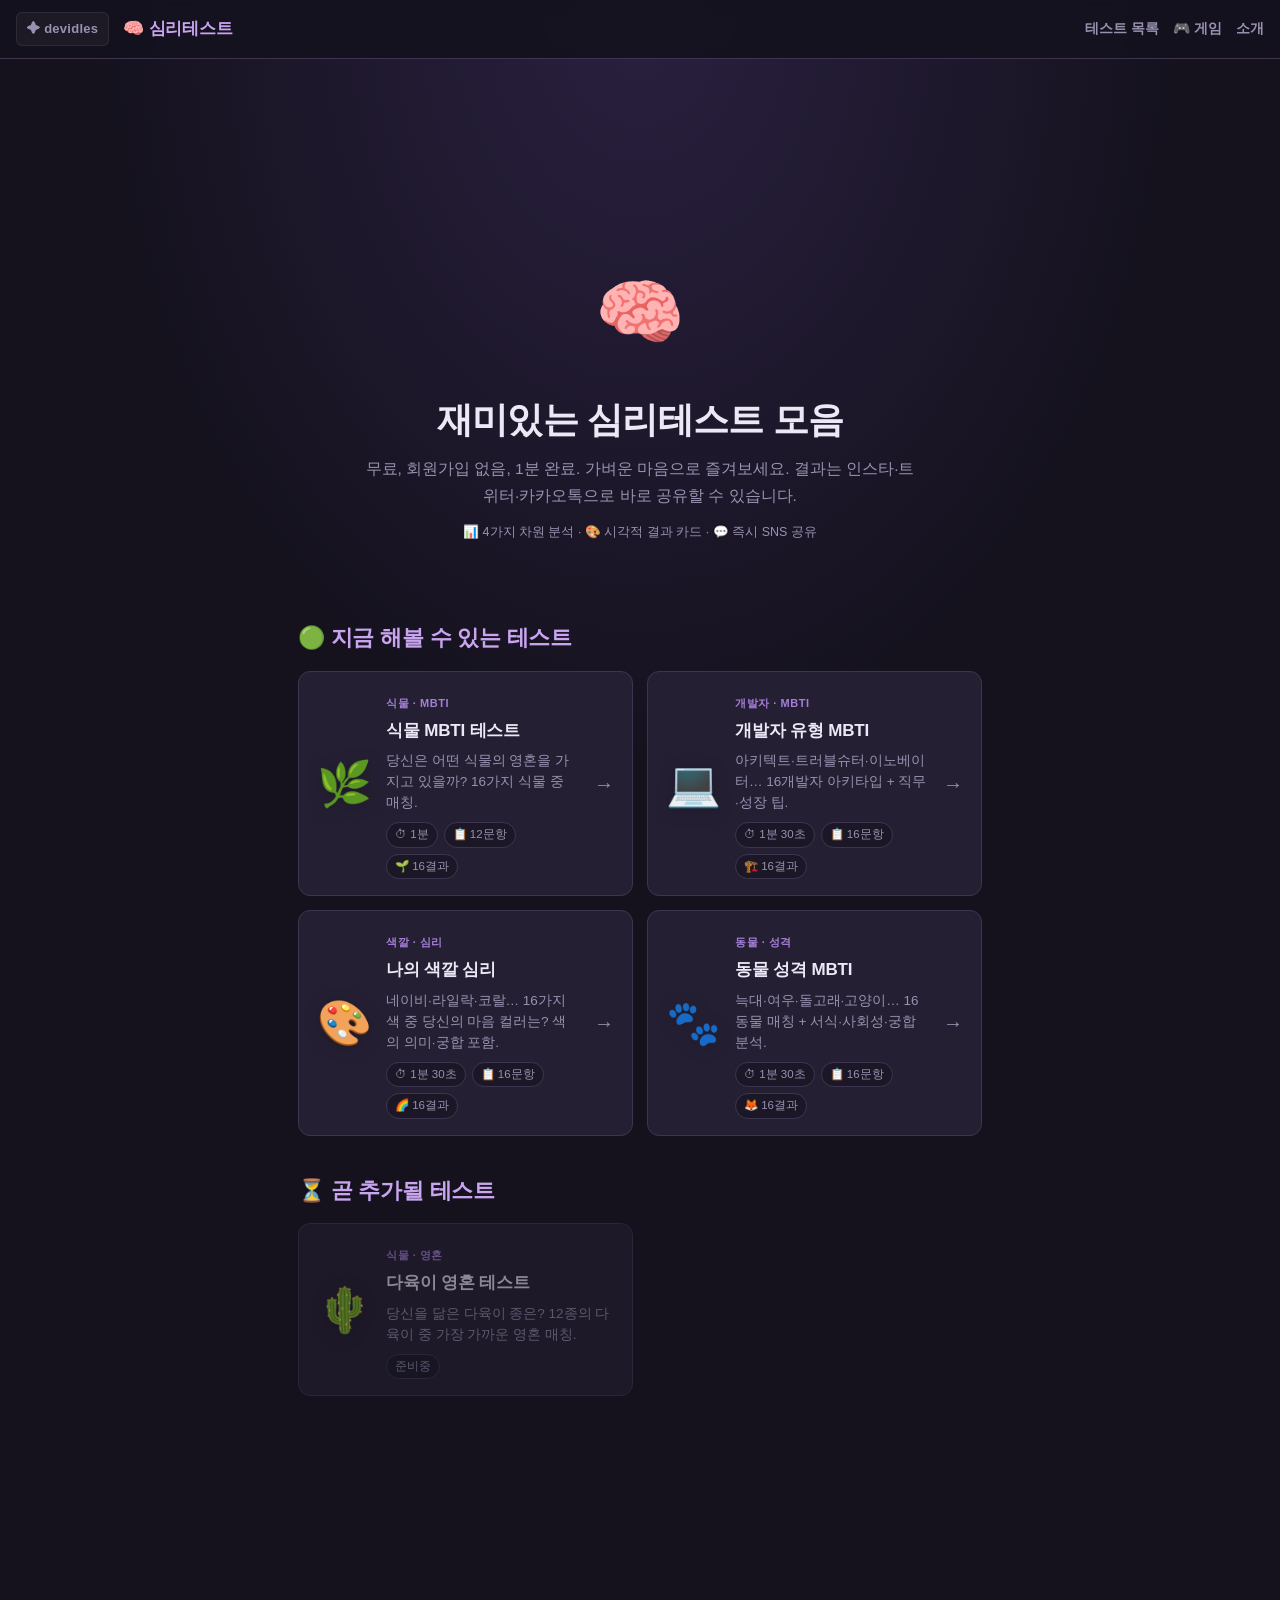
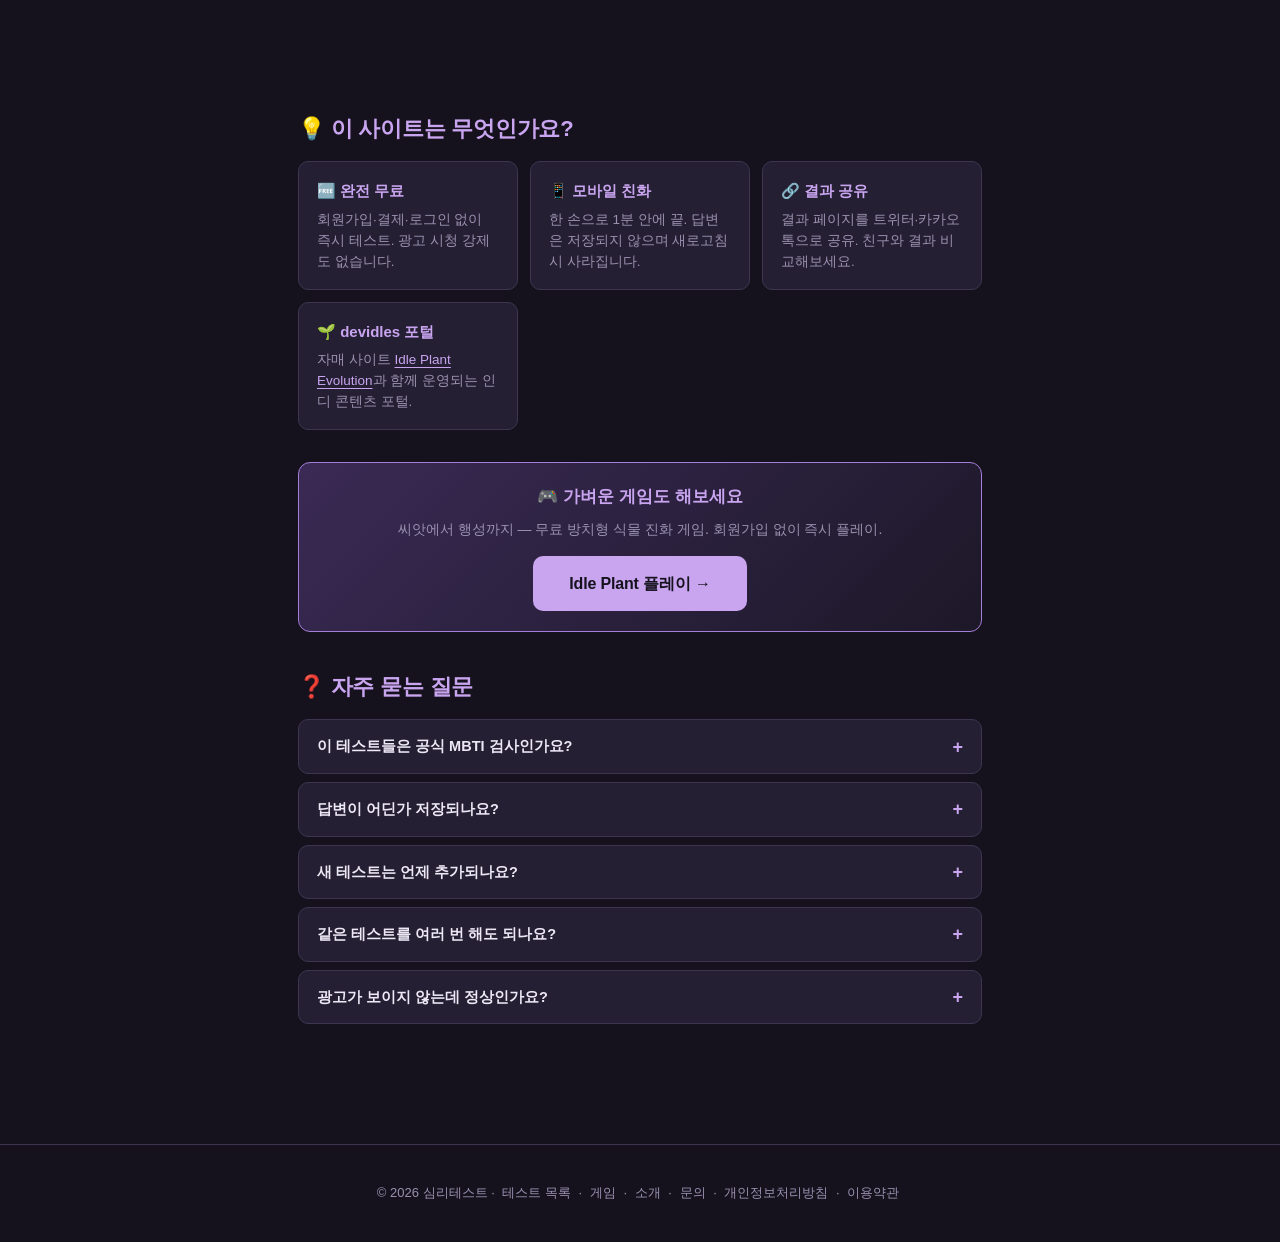
<file: index.html>
<!doctype html>
<html lang="ko">
<head>
<meta charset="utf-8" />
<meta name="viewport" content="width=device-width, initial-scale=1, maximum-scale=1, viewport-fit=cover" />
<title>심리테스트 모음 — 무료 MBTI · 성격 테스트 허브</title>
<meta name="description" content="1분 완료 무료 심리테스트 모음. 식물 MBTI, 개발자 유형, 다육이 영혼 등 가볍게 즐기는 테스트. 회원가입 없이 즉시 시작, 결과 SNS 공유." />
<meta name="keywords" content="심리테스트, MBTI 테스트, 성격 테스트, 무료 테스트, 식물 MBTI, 재미있는 테스트, 1분 테스트, 자가진단" />
<meta name="robots" content="index, follow" />
<link rel="canonical" href="https://devidles.com/test/" />
<link rel="alternate" hreflang="ko" href="https://devidles.com/test/" />

<meta property="og:type" content="website" />
<meta property="og:locale" content="ko_KR" />
<meta property="og:site_name" content="심리테스트 — devidles" />
<meta property="og:url" content="https://devidles.com/test/" />
<meta property="og:title" content="심리테스트 모음 — 무료 MBTI · 성격 테스트" />
<meta property="og:description" content="1분 완료 무료 심리테스트 모음. 회원가입 없이 즉시 시작." />
<meta property="og:image" content="https://devidles.com/test/og.png" />
<meta property="og:image:width" content="1200" />
<meta property="og:image:height" content="630" />

<meta name="twitter:card" content="summary_large_image" />
<meta name="twitter:title" content="심리테스트 모음 — devidles" />
<meta name="twitter:description" content="1분 완료 무료 심리테스트 모음. 회원가입 없음." />
<meta name="twitter:image" content="https://devidles.com/test/og.png" />

<meta name="theme-color" content="#15121e" />
<link rel="icon" type="image/svg+xml" href="data:image/svg+xml,%3Csvg xmlns='http://www.w3.org/2000/svg' viewBox='0 0 32 32'%3E%3Ctext y='26' font-size='28'%3E🧠%3C/text%3E%3C/svg%3E" />

<!-- Google Search Console: devidles.com Domain property로 자동 커버 (별도 메타 태그 불필요) -->
<meta name="naver-site-verification" content="4dace2366288f2520a2c98a6b2654e553cbb4d92" />

<!-- Kakao AdFit SDK -->
<script type="text/javascript" src="//t1.daumcdn.net/kas/static/ba.min.js" async></script>

<link rel="stylesheet" href="./style.css" />

<script type="application/ld+json">
{
  "@context": "https://schema.org",
  "@type": "CollectionPage",
  "name": "심리테스트 모음 — devidles",
  "description": "무료 심리테스트 모음 사이트. 식물 MBTI, 개발자 유형 등.",
  "url": "https://devidles.com/test/",
  "inLanguage": "ko-KR"
}
</script>
</head>
<body>

<header class="site-head">
  <a href="/" class="portal-back" aria-label="devidles 포털">✦ devidles</a>
  <a href="/test/" class="logo">🧠 심리테스트</a>
  <nav>
    <a href="/test/" class="current">테스트 목록</a>
    <a href="/plant/" target="_blank" rel="noopener">🎮 게임</a>
    <a href="/about/">소개</a>
  </nav>
</header>

<!-- AdFit 상단 -->
<div class="ad-top">
  <ins class="kakao_ad_area" style="display:none;"
       data-ad-unit="DAN-cp7OeTWLTXFNWhqM"
       data-ad-width="320"
       data-ad-height="100"></ins>
</div>

<main>
  <section class="portal-hero">
    <div class="hero-emoji">🧠</div>
    <h1>재미있는 심리테스트 모음</h1>
    <p class="lede">무료, 회원가입 없음, 1분 완료. 가벼운 마음으로 즐겨보세요. 결과는 인스타·트위터·카카오톡으로 바로 공유할 수 있습니다.</p>
    <p class="hero-meta">📊 4가지 차원 분석 · 🎨 시각적 결과 카드 · 💬 즉시 SNS 공유</p>
  </section>

  <h2 class="section-title">🟢 지금 해볼 수 있는 테스트</h2>
  <section class="test-grid">

    <a class="test-card available" href="/test/plant-mbti/">
      <div class="test-card-emoji">🌿</div>
      <div class="test-card-body">
        <span class="test-card-tag">식물 · MBTI</span>
        <h3>식물 MBTI 테스트</h3>
        <p>당신은 어떤 식물의 영혼을 가지고 있을까? 16가지 식물 중 매칭.</p>
        <div class="test-card-meta">
          <span>⏱ 1분</span>
          <span>📋 12문항</span>
          <span>🌱 16결과</span>
        </div>
      </div>
      <div class="test-card-arrow">→</div>
    </a>

    <a class="test-card available" href="/test/dev-mbti/">
      <div class="test-card-emoji">💻</div>
      <div class="test-card-body">
        <span class="test-card-tag">개발자 · MBTI</span>
        <h3>개발자 유형 MBTI</h3>
        <p>아키텍트·트러블슈터·이노베이터… 16개발자 아키타입 + 직무·성장 팁.</p>
        <div class="test-card-meta">
          <span>⏱ 1분 30초</span>
          <span>📋 16문항</span>
          <span>🏗️ 16결과</span>
        </div>
      </div>
      <div class="test-card-arrow">→</div>
    </a>

    <a class="test-card available" href="/test/color-mind/">
      <div class="test-card-emoji">🎨</div>
      <div class="test-card-body">
        <span class="test-card-tag">색깔 · 심리</span>
        <h3>나의 색깔 심리</h3>
        <p>네이비·라일락·코랄… 16가지 색 중 당신의 마음 컬러는? 색의 의미·궁합 포함.</p>
        <div class="test-card-meta">
          <span>⏱ 1분 30초</span>
          <span>📋 16문항</span>
          <span>🌈 16결과</span>
        </div>
      </div>
      <div class="test-card-arrow">→</div>
    </a>

    <a class="test-card available" href="/test/animal-type/">
      <div class="test-card-emoji">🐾</div>
      <div class="test-card-body">
        <span class="test-card-tag">동물 · 성격</span>
        <h3>동물 성격 MBTI</h3>
        <p>늑대·여우·돌고래·고양이… 16동물 매칭 + 서식·사회성·궁합 분석.</p>
        <div class="test-card-meta">
          <span>⏱ 1분 30초</span>
          <span>📋 16문항</span>
          <span>🦊 16결과</span>
        </div>
      </div>
      <div class="test-card-arrow">→</div>
    </a>

  </section>

  <h2 class="section-title">⏳ 곧 추가될 테스트</h2>
  <section class="test-grid">

    <div class="test-card coming-soon">
      <div class="test-card-emoji">🌵</div>
      <div class="test-card-body">
        <span class="test-card-tag">식물 · 영혼</span>
        <h3>다육이 영혼 테스트</h3>
        <p>당신을 닮은 다육이 종은? 12종의 다육이 중 가장 가까운 영혼 매칭.</p>
        <div class="test-card-meta">
          <span>준비중</span>
        </div>
      </div>
    </div>

  </section>

  <!-- AdFit 중단 -->
  <div class="ad-mid">
    <ins class="kakao_ad_area" style="display:none;"
         data-ad-unit="DAN-X1o3QaxcnBhZK7LE"
         data-ad-width="300"
         data-ad-height="250"></ins>
  </div>

  <section class="portal-about">
    <h2 class="section-title">💡 이 사이트는 무엇인가요?</h2>
    <div class="about-grid">
      <div class="about-card">
        <h3>🆓 완전 무료</h3>
        <p>회원가입·결제·로그인 없이 즉시 테스트. 광고 시청 강제도 없습니다.</p>
      </div>
      <div class="about-card">
        <h3>📱 모바일 친화</h3>
        <p>한 손으로 1분 안에 끝. 답변은 저장되지 않으며 새로고침 시 사라집니다.</p>
      </div>
      <div class="about-card">
        <h3>🔗 결과 공유</h3>
        <p>결과 페이지를 트위터·카카오톡으로 공유. 친구와 결과 비교해보세요.</p>
      </div>
      <div class="about-card">
        <h3>🌱 devidles 포털</h3>
        <p>자매 사이트 <a href="/plant/" target="_blank" rel="noopener">Idle Plant Evolution</a>과 함께 운영되는 인디 콘텐츠 포털.</p>
      </div>
    </div>
  </section>

  <section class="cross-promo">
    <h3>🎮 가벼운 게임도 해보세요</h3>
    <p>씨앗에서 행성까지 — 무료 방치형 식물 진화 게임. 회원가입 없이 즉시 플레이.</p>
    <a href="/plant/" class="btn-primary" target="_blank" rel="noopener">Idle Plant 플레이 →</a>
  </section>

  <section class="portal-faq">
    <h2 class="section-title">❓ 자주 묻는 질문</h2>
    <details class="faq-item">
      <summary>이 테스트들은 공식 MBTI 검사인가요?</summary>
      <p>아닙니다. 공식 MBTI® 검사(Myers-Briggs Type Indicator)와 무관한 <strong>오락 목적</strong>의 비공식 테스트입니다. MBTI® 4차원(E/I, N/S, T/F, J/P)을 모티브로 한 자유 창작입니다. 진단·상담 용도로 사용하지 마세요.</p>
    </details>
    <details class="faq-item">
      <summary>답변이 어딘가 저장되나요?</summary>
      <p>아니요. 테스트 답변은 결과 계산을 위해 브라우저 메모리에만 임시로 보관되며, 결과 화면을 닫거나 새로고침하면 사라집니다. 서버나 쿠키에 저장하지 않습니다. 자세한 내용은 <a href="/privacy/">개인정보처리방침</a> 2항을 참고하세요.</p>
    </details>
    <details class="faq-item">
      <summary>새 테스트는 언제 추가되나요?</summary>
      <p>새 테스트는 약 2~4주에 하나씩 추가될 예정입니다. <a href="/contact/">문의 페이지</a>를 통해 만들어 줬으면 하는 테스트 주제를 제안하실 수 있습니다.</p>
    </details>
    <details class="faq-item">
      <summary>같은 테스트를 여러 번 해도 되나요?</summary>
      <p>물론입니다. 답변은 저장되지 않으므로 마음의 변화에 따라 결과도 달라질 수 있습니다. 결과 페이지의 "다시 하기" 버튼으로 즉시 재시작 가능합니다.</p>
    </details>
    <details class="faq-item">
      <summary>광고가 보이지 않는데 정상인가요?</summary>
      <p>광고 차단 도구(AdBlock 등) 사용 시 광고가 표시되지 않을 수 있습니다. 사이트는 광고 차단을 막지 않으나, 무료 운영을 위해 광고 노출에 양해를 부탁드립니다.</p>
    </details>
  </section>
</main>

<footer class="site-foot">
  <p>© 2026 심리테스트 · <a href="/test/">테스트 목록</a> · <a href="/plant/" target="_blank" rel="noopener">게임</a> · <a href="/about/">소개</a> · <a href="/contact/">문의</a> · <a href="/privacy/">개인정보처리방침</a> · <a href="/terms/">이용약관</a></p>
</footer>

</body>
</html>
</file>
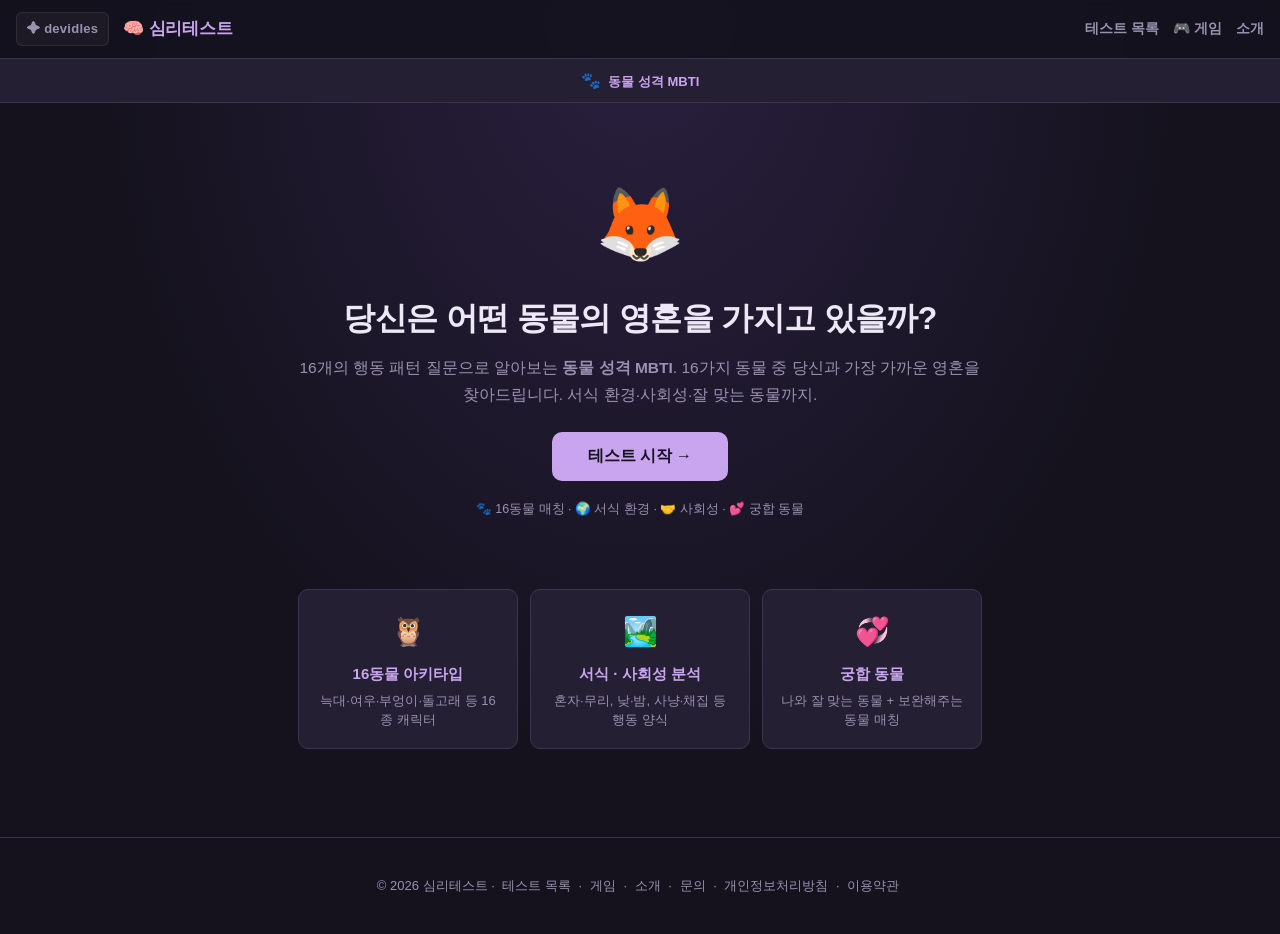
<file: animal-type/index.html>
<!doctype html>
<html lang="ko">
<head>
<meta charset="utf-8" />
<meta name="viewport" content="width=device-width, initial-scale=1, maximum-scale=1, viewport-fit=cover" />
<title>동물 성격 MBTI 테스트 — 당신은 어떤 동물?</title>
<meta name="description" content="16문항으로 알아보는 동물 성격. 늑대·여우·돌고래·고양이 등 16가지 동물 매칭. 서식·사회성·궁합 동물 분석 포함. 무료, 1분 완료." />
<meta name="keywords" content="동물 MBTI, 동물 성격 테스트, 동물 매칭, 무료 심리테스트, 늑대 여우 부엉이, 16가지 동물, devidles" />
<meta name="robots" content="index, follow" />
<link rel="canonical" href="https://devidles.com/test/animal-type/" />
<link rel="alternate" hreflang="ko" href="https://devidles.com/test/animal-type/" />

<meta property="og:type" content="website" />
<meta property="og:locale" content="ko_KR" />
<meta property="og:site_name" content="동물 성격" />
<meta property="og:url" content="https://devidles.com/test/animal-type/" />
<meta property="og:title" content="동물 성격 MBTI — 당신은 어떤 동물?" />
<meta property="og:description" content="16문항 1분 완료. 16동물 중 당신의 영혼은?" />
<meta property="og:image" content="https://devidles.com/test/og.png" />
<meta property="og:image:width" content="1200" />
<meta property="og:image:height" content="630" />

<meta name="twitter:card" content="summary_large_image" />
<meta name="twitter:title" content="동물 성격 MBTI" />
<meta name="twitter:description" content="당신을 닮은 동물은? 16문항 1분 완료." />
<meta name="twitter:image" content="https://devidles.com/test/og.png" />

<meta name="theme-color" content="#15121e" />
<link rel="icon" type="image/svg+xml" href="data:image/svg+xml,%3Csvg xmlns='http://www.w3.org/2000/svg' viewBox='0 0 32 32'%3E%3Ctext y='26' font-size='28'%3E🐾%3C/text%3E%3C/svg%3E" />

<link rel="stylesheet" href="../style.css" />

<!-- Kakao JS SDK — 카카오톡 공유용. JS 키는 Kakao Developers에서 발급 후 교체. -->
<script src="https://t1.kakaocdn.net/kakao_js_sdk/2.6.0/kakao.min.js" crossorigin="anonymous"></script>
<script>(function(){if(window.Kakao&&!Kakao.isInitialized()){try{Kakao.init('80fe515b1d790153ce95b456963d3eb8');}catch(e){}}})();</script>
<!-- 공유 버튼 핸들러 (Twitter / Kakao / Instagram via html2canvas / Copy) -->
<script src="../share.js" defer></script>
</head>
<body>

<header class="site-head">
  <a href="/" class="portal-back" aria-label="devidles 포털">✦ devidles</a>
  <a href="/test/" class="logo">🧠 심리테스트</a>
  <nav>
    <a href="/test/">테스트 목록</a>
    <a href="/plant/" target="_blank" rel="noopener">🎮 게임</a>
    <a href="/about/">소개</a>
  </nav>
</header>

<div class="page-title-strip">
  <span class="page-emoji">🐾</span> <strong>동물 성격 MBTI</strong>
</div>

<main>
  <section id="screen-intro" class="screen active">
    <div class="hero">
      <div class="hero-emoji">🦊</div>
      <h1>당신은 어떤 동물의 영혼을 가지고 있을까?</h1>
      <p class="lede">16개의 행동 패턴 질문으로 알아보는 <strong>동물 성격 MBTI</strong>. 16가지 동물 중 당신과 가장 가까운 영혼을 찾아드립니다. 서식 환경·사회성·잘 맞는 동물까지.</p>
      <button id="btn-start" class="btn-primary">테스트 시작 →</button>
      <p class="hero-meta">🐾 16동물 매칭 · 🌍 서식 환경 · 🤝 사회성 · 💕 궁합 동물</p>
    </div>

    <div class="features">
      <div class="feature-card">
        <div class="feat-icon">🦉</div>
        <h3>16동물 아키타입</h3>
        <p>늑대·여우·부엉이·돌고래 등 16종 캐릭터</p>
      </div>
      <div class="feature-card">
        <div class="feat-icon">🏞️</div>
        <h3>서식 · 사회성 분석</h3>
        <p>혼자·무리, 낮·밤, 사냥·채집 등 행동 양식</p>
      </div>
      <div class="feature-card">
        <div class="feat-icon">💞</div>
        <h3>궁합 동물</h3>
        <p>나와 잘 맞는 동물 + 보완해주는 동물 매칭</p>
      </div>
    </div>
  </section>

  <section id="screen-quiz" class="screen">
    <div class="progress-wrap">
      <div class="progress-bar"><div id="progress-fill" class="progress-fill"></div></div>
      <div id="progress-text" class="progress-text">1 / 16</div>
    </div>
    <h2 id="q-text" class="q-text"></h2>
    <div id="answer-list" class="answer-list"></div>
    <button id="btn-back" class="btn-back" type="button">← 이전 질문</button>
  </section>

  <section id="screen-result" class="screen">
    <div class="result-card" id="result-card">
      <div class="result-emoji" id="result-emoji">🐺</div>
      <p class="result-mbti" id="result-mbti">INTJ</p>
      <h2 class="result-name" id="result-name">늑대</h2>
      <p class="result-tagline" id="result-tagline"></p>
      <p class="result-desc" id="result-desc"></p>
      <div class="result-traits" id="result-traits"></div>
      <div class="result-stats" id="result-stats"></div>
      <div class="result-block">
        <h4>🏞️ 서식 · 라이프스타일</h4>
        <p id="result-habitat"></p>
      </div>
      <div class="result-block">
        <h4>✨ 강점</h4>
        <p id="result-strengths"></p>
      </div>
      <div class="result-block">
        <h4>⚠️ 약점</h4>
        <p id="result-weaknesses"></p>
      </div>
      <div class="result-block">
        <h4>🌱 진화 팁</h4>
        <p id="result-growth"></p>
      </div>
      <div class="result-block">
        <h4>💞 잘 맞는 동물</h4>
        <p id="result-compat"></p>
      </div>
    </div>

    <div class="share-row">
      <button id="btn-share-x" class="btn-share">𝕏 트위터 공유</button>
      <button id="btn-share-kakao" class="btn-share">💬 카카오톡</button>
      <button id="btn-share-insta" class="btn-share">📷 인스타그램</button>
      <button id="btn-share-copy" class="btn-share">🔗 링크 복사</button>
    </div>

    <div class="cross-promo">
      <h3>🌱 식물도 키워보세요</h3>
      <p>씨앗에서 행성까지 — 무료 방치형 식물 진화 게임. 동물 다음은 식물 도감!</p>
      <a href="/plant/" class="btn-primary" target="_blank" rel="noopener">Idle Plant 플레이 →</a>
    </div>

    <button id="btn-restart" class="btn-restart">↻ 테스트 다시 하기</button>
  </section>
</main>

<footer class="site-foot">
  <p>© 2026 심리테스트 · <a href="/test/">테스트 목록</a> · <a href="/plant/" target="_blank" rel="noopener">게임</a> · <a href="/about/">소개</a> · <a href="/contact/">문의</a> · <a href="/privacy/">개인정보처리방침</a> · <a href="/terms/">이용약관</a></p>
</footer>

<script>
(function() {
  'use strict';

  const QUESTIONS = [
    { dim: 'EI', text: '동물원에서 가장 끌리는 우리는?',
      a: ['미어캣처럼 무리가 많은 우리', 'E'], b: ['표범처럼 혼자 있는 우리', 'I'] },
    { dim: 'EI', text: '낯선 사람과 엘리베이터에서 단둘이.',
      a: ['"안녕하세요" 인사한다', 'E'], b: ['휴대폰만 본다', 'I'] },
    { dim: 'EI', text: '에너지 회복은?',
      a: ['친구들과 모임으로', 'E'], b: ['혼자 침대 누워서', 'I'] },
    { dim: 'EI', text: '단체 카톡방의 당신은?',
      a: ['대화를 시작하고 분위기를 잡는다', 'E'], b: ['답장 주로 하고 가끔 이모티콘', 'I'] },

    { dim: 'NS', text: '산책 중 풀숲에서 부스럭 소리가 났다.',
      a: ['"무엇이 들었을까" 상상부터 한다', 'N'], b: ['"바람인지 동물인지" 정확히 보려 한다', 'S'] },
    { dim: 'NS', text: '동물 다큐를 본다면 더 끌리는 부분은?',
      a: ['생태계 진화·종 간 관계', 'N'], b: ['개별 동물의 사냥·번식 장면', 'S'] },
    { dim: 'NS', text: '낯선 환경에 떨어졌을 때 먼저 하는 것은?',
      a: ['"이 환경의 큰 패턴" 파악', 'N'], b: ['"먹을 곳·잘 곳" 정확한 위치부터', 'S'] },
    { dim: 'NS', text: '머릿속 상상의 빈도는?',
      a: ['하루 종일 다른 세계를 떠올린다', 'N'], b: ['지금 눈앞의 것에 집중한다', 'S'] },

    { dim: 'TF', text: '무리에서 분쟁이 생겼다.',
      a: ['누가 맞고 틀린지 분석한다', 'T'], b: ['양쪽 마음부터 살핀다', 'F'] },
    { dim: 'TF', text: '동료가 약한 모습을 보였다.',
      a: ['"이렇게 강해지면 돼" 방법을 알려준다', 'T'], b: ['"같이 천천히 가자" 곁을 지킨다', 'F'] },
    { dim: 'TF', text: '먹이가 한 개 남았다. 가장 어린 무리원이 배고파한다.',
      a: ['공평한 분배 규칙대로 한다', 'T'], b: ['어린 쪽에 양보한다', 'F'] },
    { dim: 'TF', text: '경쟁 상대를 마주쳤다.',
      a: ['전력·전략을 빠르게 계산', 'T'], b: ['"우리 같이 갈 수도 있지 않을까" 가능성부터', 'F'] },

    { dim: 'JP', text: '겨울이 오기 전에?',
      a: ['먹이를 미리 저장한다', 'J'], b: ['닥치면 어떻게든 된다', 'P'] },
    { dim: 'JP', text: '둥지·집의 모습은?',
      a: ['항상 같은 자리, 정돈된 상태', 'J'], b: ['이리저리 옮겨다니며 매번 다른 모습', 'P'] },
    { dim: 'JP', text: '하루 일과는?',
      a: ['일출에 깨고 일몰에 잠든다', 'J'], b: ['배고프면 일어나고 졸리면 잔다', 'P'] },
    { dim: 'JP', text: '먹잇감을 발견했다.',
      a: ['몇 분간 관찰 후 정확한 타이밍에', 'J'], b: ['보자마자 즉흥적으로 돌진', 'P'] }
  ];

  const RESULTS = {
    INTJ: { name: '늑대', emoji: '🐺', color: '#5a6a8a',
      tagline: '달빛 아래 무리를 이끄는 전략가',
      desc: '혼자 있어도 무리를 함께 있어도 자신만의 영역과 거리감을 유지하는 카리스마. 한 번 결정한 사냥은 며칠 단위로 계획해 끝까지 끌고 갑니다.',
      habitat: '깊은 숲·툰드라, 가족 단위의 작은 무리. 야행성·박명성 활동.',
      traits: ['전략', '독립', '충성', '인내'],
      strengths: '큰 그림을 보고 조용히 핵심을 결정합니다. 위기 상황에서 가장 신뢰받는 리더.',
      weaknesses: '신뢰하지 않는 외부인에게는 차갑게 보일 수 있고, 너무 혼자 짊어집니다.',
      growth: '가끔은 무리의 후배에게 결정을 맡겨보세요. 늑대의 진짜 리더십은 후계자를 키우는 데서 옵니다.',
      compat: '🐿️ ENFP 다람쥐 · 🦅 ESTP 매' },

    INTP: { name: '부엉이', emoji: '🦉', color: '#7a6a8a',
      tagline: '밤의 정적 속에서 모든 것을 관찰하는 현자',
      desc: '소리 없이 날아 한 자리에서 오랫동안 관찰하는 타입. 호기심이 끌리면 다른 모든 일을 잊고 그것에만 몰입합니다.',
      habitat: '오래된 숲·옛 건축물, 단독 생활. 야행성, 청각·시각 모두 예민.',
      traits: ['관찰', '호기심', '논리', '독립'],
      strengths: '아무도 묻지 않은 질문에서 시작해 누구도 시도하지 않은 답을 찾습니다.',
      weaknesses: '관심사 외 일상이 흐트러지기 쉽고, 결정을 분석으로 대체하다 기회를 놓칩니다.',
      growth: '"이 정도면 충분"의 기준선을 의식적으로 정해두면 무한 관찰에서 빠져나오기 쉽습니다.',
      compat: '🦁 ENTJ 사자 · 🐻 ISTJ 곰' },

    ENTJ: { name: '사자', emoji: '🦁', color: '#d99a3a',
      tagline: '사바나의 햇살 아래 모두를 이끄는 자연스러운 왕',
      desc: '"이 무리는 어디로 가야 하는가"를 가장 먼저 떠올리는 타입. 결단력 있게 행동하고 책임도 가장 무겁게 지며.',
      habitat: '사바나의 광활한 영역. 암컷 중심의 강한 무리(프라이드), 주행성.',
      traits: ['리더십', '추진력', '카리스마', '결단'],
      strengths: '복잡한 상황을 단순한 행동 계획으로 분해하고 사람들을 한 방향으로 이끕니다.',
      weaknesses: '속도가 다른 무리원을 답답해할 수 있고, 감정 관리가 차갑게 보일 수 있습니다.',
      growth: '주간 1:1에서 "성과" 외에 "마음"을 묻는 의식적 시간을 두세요. 사자의 갈기는 무리의 신뢰에서 옵니다.',
      compat: '🦉 INTP 부엉이 · 🐻 ISTJ 곰' },

    ENTP: { name: '여우', emoji: '🦊', color: '#f5904a',
      tagline: '꾀와 호기심으로 어디든 살아남는 트릭스터',
      desc: '같은 사냥감도 매번 다른 방법으로 잡는 변주의 천재. 새 환경에 떨어져도 며칠 만에 적응하는 적응력.',
      habitat: '도시·숲·산악 어디든. 단독 또는 짝 단위, 야행성·박명성.',
      traits: ['지능', '적응', '호기심', '유머'],
      strengths: '아이디어 잔뜩 뽑아 즉시 시도하고 실패해도 빠르게 다른 방법을 찾습니다.',
      weaknesses: '한 가지를 끝까지 마무리하기 어렵고, 가까운 관계에서도 거리감을 둡니다.',
      growth: '"끝낸 일 한 줄 회고"를 매주 적어보세요. 영리함이 끈기와 만나면 진짜 강해집니다.',
      compat: '🦌 INFJ 사슴 · 🐻 ISTJ 곰' },

    INFJ: { name: '사슴', emoji: '🦌', color: '#a890c0',
      tagline: '숲 속에서 모든 것을 느끼는 섬세한 영혼',
      desc: '작은 소리·기운까지 알아채는 예민한 감각. 무리 안에서도 자신만의 사색의 시간을 가집니다.',
      habitat: '깊은 숲·초원의 경계, 가족 단위 무리. 박명성·주행성.',
      traits: ['통찰', '섬세', '평화', '비전'],
      strengths: '말하지 않은 감정·기운을 읽어내고, 조용히 깊은 영향을 줍니다.',
      weaknesses: '너무 많이 흡수해 지치기 쉽고, 갈등 상황에서 도피하려는 경향이 있습니다.',
      growth: '"오늘은 여기까지 느낀다" 경계선을 마음에 그어보세요. 사슴도 자기 영역을 표시해야 안전합니다.',
      compat: '🦊 ENTP 여우 · 🦜 ESFP 앵무새' },

    INFP: { name: '토끼', emoji: '🐰', color: '#d8a8c8',
      tagline: '순수한 마음으로 작은 행복을 찾는 여린 영혼',
      desc: '겁이 많아 보여도 자기 가치관 앞에서는 누구보다 단단합니다. 좋아하는 사람·풀밭에서 가장 빛납니다.',
      habitat: '풀밭·언덕·정원의 굴, 가족 단위. 박명성·주행성.',
      traits: ['진정성', '순수', '감수성', '평화'],
      strengths: '진심으로 사람을 위로하고, 자신만의 가치를 굳건히 지킵니다.',
      weaknesses: '비판에 깊이 흔들리고, 위협적 환경에서 빠르게 위축됩니다.',
      growth: '"내 가치와 다른" 일이라도 작은 한 걸음 시도해보세요. 토끼도 가끔은 굴 밖으로 나와야 합니다.',
      compat: '🦁 ENTJ 사자 · 🐬 ENFJ 돌고래' },

    ENFJ: { name: '돌고래', emoji: '🐬', color: '#5abaef',
      tagline: '무리의 분위기를 만들고 모두를 함께 헤엄치게 하는 인도자',
      desc: '서로 소통하며 함께 사냥하고 함께 노는 사회성의 정점. 약한 동료를 절대 두고 가지 않습니다.',
      habitat: '연안·대양, 강한 사회적 무리(포드). 주행성·박명성.',
      traits: ['소통', '리더십', '공감', '활력'],
      strengths: '무리의 분위기를 만들고 약한 자를 챙기며 모두를 한 방향으로 이끕니다.',
      weaknesses: '무리의 기대에 과도하게 맞추다 자신을 잃고, 거절을 어려워합니다.',
      growth: '"혼자 헤엄치는 시간"을 일주일에 한 번 가져보세요. 무리를 이끌려면 자신부터 회복해야 합니다.',
      compat: '🐰 INFP 토끼 · 🐱 ISFP 고양이' },

    ENFP: { name: '다람쥐', emoji: '🐿️', color: '#f5a86a',
      tagline: '나무 사이를 자유롭게 누비는 끝없는 호기심',
      desc: '한 자리에 가만히 있지 못하고 끊임없이 새로운 것을 발견합니다. 만나는 모든 동물에게 친근합니다.',
      habitat: '활엽수림·도시 공원, 단독이지만 사회적. 주행성.',
      traits: ['활기', '호기심', '자유', '낙천'],
      strengths: '어디서든 즐거움을 발견하고, 다른 동물들의 가능성을 빛나게 만듭니다.',
      weaknesses: '한 곳에 오래 머물기 힘들고, 시작한 일을 잊고 다른 데로 가기 쉽습니다.',
      growth: '"한 가지 깊이 파는 한 달"을 정해보세요. 도토리는 묻어둘 때 더 큰 나무가 됩니다.',
      compat: '🐺 INTJ 늑대 · 🦌 INFJ 사슴' },

    ISTJ: { name: '곰', emoji: '🐻', color: '#6a5a4a',
      tagline: '꾸준한 책임감으로 자기 영역을 지키는 든든한 보호자',
      desc: '계절의 변화를 미리 준비하고, 한 번 자기 영역으로 정한 곳은 끝까지 지키는 안정감의 화신.',
      habitat: '깊은 숲·산악, 주로 단독 영역. 주행성·박명성, 겨울잠.',
      traits: ['책임', '안정', '신뢰', '인내'],
      strengths: '맡은 영역과 가족을 끝까지 지킵니다. 위기에 가장 든든한 동료.',
      weaknesses: '변화에 적응 시간이 필요하고, 새로운 도전에 보수적입니다.',
      growth: '"안전한 변화"의 작은 실험을 매 분기 한 번씩 시도해보세요. 곰도 봄에는 새 영역을 탐색합니다.',
      compat: '🦁 ENTJ 사자 · 🐬 ENFJ 돌고래' },

    ISFJ: { name: '양', emoji: '🐑', color: '#c8b8a0',
      tagline: '무리를 따뜻하게 감싸 안는 조용한 보살핌',
      desc: '먼저 나서지 않지만 항상 무리 곁에서 가장 약한 자를 챙기는 따스함. 평화로운 풀밭의 정서.',
      habitat: '초원·언덕, 강한 무리. 주행성, 평화적.',
      traits: ['보살핌', '온화', '겸손', '충실'],
      strengths: '무리의 작은 변화를 알아채고 조용히 챙겨줍니다. 가장 든든한 동행자.',
      weaknesses: '자기 주장이 약해 손해 보고, 거절을 못해 지치기 쉽습니다.',
      growth: '"내가 원하는 풀밭"을 한 번씩 말로 표현해보세요. 양도 어느 방향으로 갈지 결정할 권리가 있습니다.',
      compat: '🦅 ESTP 매 · 🦜 ESFP 앵무새' },

    ESTJ: { name: '호랑이', emoji: '🐯', color: '#dc7a3a',
      tagline: '영역을 지키는 카리스마와 자존심의 왕',
      desc: '자기 영역을 가장 명확히 표시하고 가장 단호하게 지키는 타입. 책임감과 자존심이 같은 무게입니다.',
      habitat: '울창한 정글·시베리아 타이가, 단독 생활. 야행성·박명성.',
      traits: ['카리스마', '결단', '자존심', '책임'],
      strengths: '체계를 만들고 위기에 가장 빨리 행동합니다. 신뢰의 대명사.',
      weaknesses: '경직된 영역 의식에 매달려 유연성을 잃을 수 있고, 감정적 미묘함을 놓칩니다.',
      growth: '"내 영역 밖"에서 손님 노릇 해보는 분기를 가져보세요. 호랑이도 다른 숲을 알아야 더 강해집니다.',
      compat: '🐱 ISFP 고양이 · 🐰 INFP 토끼' },

    ESFJ: { name: '강아지', emoji: '🐶', color: '#f59a7a',
      tagline: '사람들을 모이게 하는 무조건적 사랑의 발산',
      desc: '주변의 모든 존재를 사랑하고 사랑받기를 원하는 따스함. 무리에서 가장 친근하고 가까운 존재.',
      habitat: '사람과의 공생, 강한 가족 유대. 주행성·박명성.',
      traits: ['친화력', '헌신', '사교', '환대'],
      strengths: '관계를 잘 다듬고, 모임을 화기애애하게 이끕니다. 가장 인기 많은 친구.',
      weaknesses: '평가에 민감하고, 인정받지 못하면 자존감이 흔들립니다.',
      growth: '"혼자 산책" 시간을 의식적으로 가져보세요. 강아지도 자기만의 냄새를 맡을 시간이 필요합니다.',
      compat: '🐱 ISFP 고양이 · 🐆 ISTP 표범' },

    ISTP: { name: '표범', emoji: '🐆', color: '#7a8a8a',
      tagline: '소리 없이 정확히 움직이는 침착한 정비공',
      desc: '필요한 순간 가장 빠르고 정확하게 움직이는 타입. 평소엔 조용하지만 행동이 시작되면 압도적입니다.',
      habitat: '암벽·사바나·열대우림, 단독 생활. 야행성, 영역 표시 강함.',
      traits: ['실용', '차분', '효율', '독립'],
      strengths: '문제 앞에서 가장 침착하고, 손으로 해결하는 일에 강합니다. 만능 트러블슈터.',
      weaknesses: '감정 대화를 어려워하고, 장기 계획보다 당장의 흥미를 따릅니다.',
      growth: '"이번 사냥에서 배운 것"을 한 줄로 적어 무리와 공유해보세요. 표범의 기술이 무리의 자산이 됩니다.',
      compat: '🐶 ESFJ 강아지 · 🐬 ENFJ 돌고래' },

    ISFP: { name: '고양이', emoji: '🐱', color: '#c8a8d0',
      tagline: '자기만의 결을 가진 자유로운 영혼',
      desc: '누구의 명령도 받지 않지만 자신이 사랑하는 사람·자리에는 깊은 헌신을 보이는 매력. 일상의 모든 디테일을 음미.',
      habitat: '집·골목·창가, 단독 또는 느슨한 사회. 박명성, 호기심 많음.',
      traits: ['감성', '독립', '진정성', '미감'],
      strengths: '아름다움과 진심을 알아보고, 말 없이도 깊은 연결을 만들어냅니다.',
      weaknesses: '갈등을 회피하다 손해를 보고, 자기 주장이 약해 묻히기 쉽습니다.',
      growth: '"오늘 좋았던 한 가지"를 짧게라도 표현해보세요. 고양이도 가르랑거릴 때 가장 매력적입니다.',
      compat: '🐯 ESTJ 호랑이 · 🐬 ENFJ 돌고래' },

    ESTP: { name: '매', emoji: '🦅', color: '#a85a3a',
      tagline: '하늘 위에서 정확히 목표를 향해 내려꽂는 속도',
      desc: '관찰과 행동이 동시에 일어나는 타입. 기회를 보면 망설이지 않고 가장 빠르게 행동합니다.',
      habitat: '절벽·고지대, 단독 또는 짝. 주행성, 시각 극도로 예민.',
      traits: ['속도', '결단', '용기', '집중'],
      strengths: '순간 판단이 빠르고, 누구든 무엇이든 활용해 결과를 만듭니다.',
      weaknesses: '깊은 사색이 어렵고, 인내가 필요한 일에 빠르게 지칩니다.',
      growth: '"비행하지 않는 시간"을 일부러 가져보세요. 매도 둥지에서 휴식해야 더 멀리 날 수 있습니다.',
      compat: '🐺 INTJ 늑대 · 🐑 ISFJ 양' },

    ESFP: { name: '앵무새', emoji: '🦜', color: '#f5704a',
      tagline: '무리의 분위기를 화려하게 만드는 자유로운 엔터테이너',
      desc: '어디에 있든 그 자리의 색을 만드는 타입. 사람의 말을 흉내내고 분위기를 띄우는 천재.',
      habitat: '열대우림·사바나, 시끄러운 사회적 무리. 주행성.',
      traits: ['화려', '활달', '즐거움', '사교'],
      strengths: '분위기를 띄우고, 일상에 색을 입히는 천재. 함께 있으면 즐거워집니다.',
      weaknesses: '깊은 슬픔에 머물기 어렵고, 평온한 환경에서 빠르게 시들 수 있습니다.',
      growth: '"조용한 한 시간"을 매일 가져보세요. 앵무새의 매력은 노래만이 아닙니다.',
      compat: '🦌 INFJ 사슴 · 🐑 ISFJ 양' }
  };

  let currentQ = 0;
  const scores = { E: 0, I: 0, N: 0, S: 0, T: 0, F: 0, J: 0, P: 0 };
  const history = [];

  const $ = (id) => document.getElementById(id);
  const showScreen = (id) => {
    document.querySelectorAll('.screen').forEach(s => s.classList.remove('active'));
    $(id).classList.add('active');
    window.scrollTo({ top: 0, behavior: 'instant' });
  };

  $('btn-start').addEventListener('click', () => {
    currentQ = 0; history.length = 0;
    Object.keys(scores).forEach(k => scores[k] = 0);
    showScreen('screen-quiz'); renderQuestion();
  });

  function renderQuestion() {
    const q = QUESTIONS[currentQ];
    $('q-text').textContent = q.text;
    $('progress-text').textContent = `${currentQ + 1} / ${QUESTIONS.length}`;
    $('progress-fill').style.width = `${((currentQ + 1) / QUESTIONS.length) * 100}%`;
    const list = $('answer-list');
    list.innerHTML = '';
    const opts = [
      { side: 'a', weight: 2, text: q.a[0], type: q.a[1], intensity: '정말 그렇다' },
      { side: 'a', weight: 1, text: q.a[0], type: q.a[1], intensity: '어느 정도 그렇다' },
      { side: 'b', weight: 1, text: q.b[0], type: q.b[1], intensity: '어느 정도 그렇다' },
      { side: 'b', weight: 2, text: q.b[0], type: q.b[1], intensity: '정말 그렇다' }
    ];
    opts.forEach(opt => {
      const btn = document.createElement('button');
      btn.className = `answer-btn answer-btn--${opt.weight === 2 ? 'strong' : 'mild'}`;
      btn.type = 'button';
      btn.dataset.side = opt.side;
      btn.innerHTML = `<span class="answer-intensity">${opt.intensity}</span>${opt.text}`;
      btn.addEventListener('click', () => answer(opt.type, opt.weight));
      list.appendChild(btn);
    });
    $('btn-back').style.visibility = currentQ > 0 ? 'visible' : 'hidden';
  }

  function answer(type, weight) {
    scores[type] += weight; history.push({ type, weight }); currentQ++;
    if (currentQ >= QUESTIONS.length) finish(); else renderQuestion();
  }

  $('btn-back').addEventListener('click', () => {
    if (currentQ === 0) return;
    currentQ--;
    const last = history.pop();
    if (last) scores[last.type] -= last.weight;
    renderQuestion();
  });

  function calculateMBTI() {
    return (scores.E >= scores.I ? 'E' : 'I') + (scores.N >= scores.S ? 'N' : 'S') +
           (scores.T >= scores.F ? 'T' : 'F') + (scores.J >= scores.P ? 'J' : 'P');
  }

  function finish() {
    const mbti = calculateMBTI();
    const r = RESULTS[mbti];
    $('result-mbti').textContent = mbti;
    $('result-name').textContent = r.name;
    $('result-emoji').textContent = r.emoji;
    $('result-tagline').textContent = r.tagline;
    $('result-desc').textContent = r.desc;
    $('result-habitat').textContent = r.habitat;
    $('result-strengths').textContent = r.strengths;
    $('result-weaknesses').textContent = r.weaknesses;
    $('result-growth').textContent = r.growth;
    $('result-compat').textContent = r.compat;
    $('result-card').style.setProperty('--card-color', r.color);

    const traits = $('result-traits'); traits.innerHTML = '';
    r.traits.forEach(t => {
      const span = document.createElement('span');
      span.className = 'trait-pill'; span.textContent = t;
      traits.appendChild(span);
    });

    const stats = $('result-stats'); stats.innerHTML = '';
    [['E', '사회성', 'I', '독립'], ['N', '직관', 'S', '감각'],
     ['T', '논리', 'F', '공감'], ['J', '계획', 'P', '즉흥']].forEach(([l, ln, r, rn]) => {
      const total = scores[l] + scores[r];
      const lp = total > 0 ? Math.round((scores[l] / total) * 100) : 50;
      const rp = 100 - lp;
      const dominant = lp >= rp ? l : r;
      const row = document.createElement('div');
      row.className = 'stat-row';
      row.innerHTML = `<div class="stat-labels"><span class="${dominant === l ? 'dominant' : ''}">${ln} ${lp}%</span><span class="${dominant === r ? 'dominant' : ''}">${rp}% ${rn}</span></div><div class="stat-bar"><div class="stat-fill stat-l" style="width:${lp}%"></div><div class="stat-fill stat-r" style="width:${rp}%"></div></div>`;
      stats.appendChild(row);
    });

    try { window.history.replaceState(null, '', `?r=${mbti}`); } catch (e) {}
    document.title = `나는 ${r.emoji} ${r.name} (${mbti}) — 동물 성격 MBTI`;
    showScreen('screen-result');
  }

  // ===== 공유 — share.js의 setup이 4개 버튼(X/카카오/인스타/복사)을 연결 =====
  function setupShare() {
    if (!window.devidlesShare) { setTimeout(setupShare, 50); return; }
    window.devidlesShare.setup({
      path: 'animal-type',
      label: '동물 성격 MBTI',
      results: RESULTS,
      computeCode: calculateMBTI,
      toast,
    });
  }
  setupShare();

  function toast(msg) {
    const t = document.createElement('div');
    t.className = 'toast'; t.textContent = msg;
    document.body.appendChild(t);
    setTimeout(() => t.classList.add('show'), 10);
    setTimeout(() => { t.classList.remove('show'); setTimeout(() => t.remove(), 300); }, 2000);
  }

  $('btn-restart').addEventListener('click', () => {
    currentQ = 0; history.length = 0;
    Object.keys(scores).forEach(k => scores[k] = 0);
    try { window.history.replaceState(null, '', window.location.pathname); } catch (e) {}
    document.title = '동물 성격 MBTI 테스트 — 당신은 어떤 동물?';
    showScreen('screen-intro');
  });

  // ?r=XXXX(공유 링크) 또는 #XXXX(구 버전) 로 직접 결과 페이지 진입
  function checkResultParam() {
    const params = new URLSearchParams(window.location.search);
    const fromQuery = (params.get('r') || '').toUpperCase();
    const fromHash = (window.location.hash || '').replace('#', '').toUpperCase();
    const code = RESULTS[fromQuery] ? fromQuery : (RESULTS[fromHash] ? fromHash : null);
    if (code) {
      Object.keys(scores).forEach(k => scores[k] = 0);
      [...code].forEach((ch) => {
        scores[ch] = 8; // 4 문항 × 가중치 2 = max
        const opp = { E:'I', I:'E', N:'S', S:'N', T:'F', F:'T', J:'P', P:'J' }[ch];
        scores[opp] = 0;
      });
      finish();
    }
  }
  window.addEventListener('hashchange', checkResultParam);
  window.addEventListener('popstate', checkResultParam);
  checkResultParam();
})();
</script>
</body>
</html>
</file>
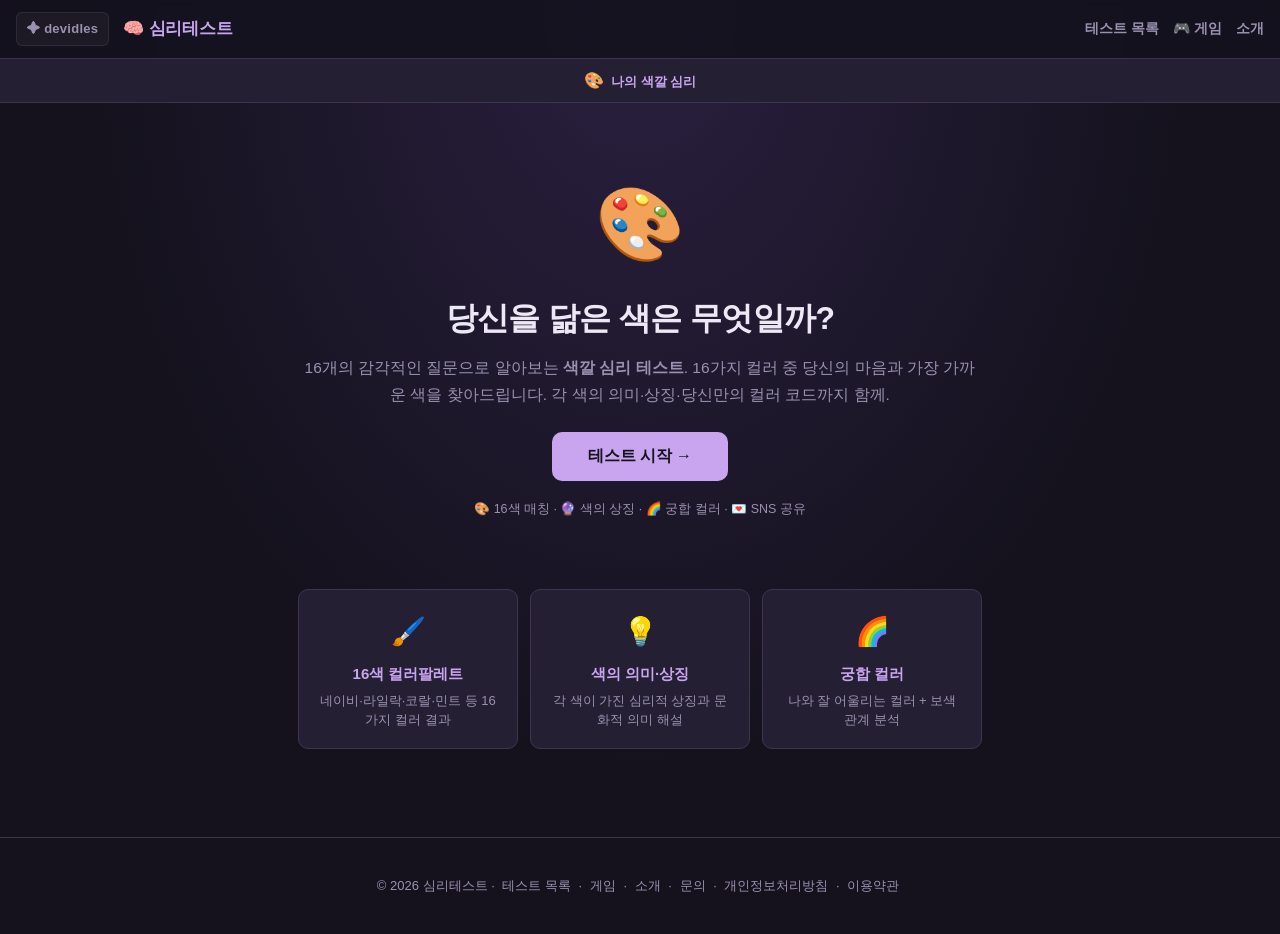
<file: color-mind/index.html>
<!doctype html>
<html lang="ko">
<head>
<meta charset="utf-8" />
<meta name="viewport" content="width=device-width, initial-scale=1, maximum-scale=1, viewport-fit=cover" />
<title>나의 색깔 심리 테스트 — 당신을 닮은 색은?</title>
<meta name="description" content="16문항으로 알아보는 색깔 심리. 16가지 색 중 당신의 마음을 닮은 컬러 매칭. 색의 의미·상징·궁합 컬러 포함. 무료, 1분 완료." />
<meta name="keywords" content="색깔 심리테스트, 컬러 테스트, 퍼스널 컬러, 나의 색깔, MBTI 색, 무료 심리테스트, 색의 의미, devidles" />
<meta name="robots" content="index, follow" />
<link rel="canonical" href="https://devidles.com/test/color-mind/" />
<link rel="alternate" hreflang="ko" href="https://devidles.com/test/color-mind/" />

<meta property="og:type" content="website" />
<meta property="og:locale" content="ko_KR" />
<meta property="og:site_name" content="색깔 심리" />
<meta property="og:url" content="https://devidles.com/test/color-mind/" />
<meta property="og:title" content="나의 색깔 심리 — 당신을 닮은 색은?" />
<meta property="og:description" content="16문항 1분 완료. 16가지 색 중 당신의 마음 컬러는?" />
<meta property="og:image" content="https://devidles.com/test/og.png" />
<meta property="og:image:width" content="1200" />
<meta property="og:image:height" content="630" />

<meta name="twitter:card" content="summary_large_image" />
<meta name="twitter:title" content="나의 색깔 심리" />
<meta name="twitter:description" content="당신의 마음을 닮은 색은? 16문항 1분 완료." />
<meta name="twitter:image" content="https://devidles.com/test/og.png" />

<meta name="theme-color" content="#15121e" />
<link rel="icon" type="image/svg+xml" href="data:image/svg+xml,%3Csvg xmlns='http://www.w3.org/2000/svg' viewBox='0 0 32 32'%3E%3Ctext y='26' font-size='28'%3E🎨%3C/text%3E%3C/svg%3E" />

<link rel="stylesheet" href="../style.css" />

<!-- Kakao JS SDK — 카카오톡 공유용. JS 키는 Kakao Developers에서 발급 후 교체. -->
<script src="https://t1.kakaocdn.net/kakao_js_sdk/2.6.0/kakao.min.js" crossorigin="anonymous"></script>
<script>(function(){if(window.Kakao&&!Kakao.isInitialized()){try{Kakao.init('80fe515b1d790153ce95b456963d3eb8');}catch(e){}}})();</script>
<!-- 공유 버튼 핸들러 (Twitter / Kakao / Instagram via html2canvas / Copy) -->
<script src="../share.js" defer></script>
</head>
<body>

<header class="site-head">
  <a href="/" class="portal-back" aria-label="devidles 포털">✦ devidles</a>
  <a href="/test/" class="logo">🧠 심리테스트</a>
  <nav>
    <a href="/test/">테스트 목록</a>
    <a href="/plant/" target="_blank" rel="noopener">🎮 게임</a>
    <a href="/about/">소개</a>
  </nav>
</header>

<div class="page-title-strip">
  <span class="page-emoji">🎨</span> <strong>나의 색깔 심리</strong>
</div>

<main>
  <section id="screen-intro" class="screen active">
    <div class="hero">
      <div class="hero-emoji">🎨</div>
      <h1>당신을 닮은 색은 무엇일까?</h1>
      <p class="lede">16개의 감각적인 질문으로 알아보는 <strong>색깔 심리 테스트</strong>. 16가지 컬러 중 당신의 마음과 가장 가까운 색을 찾아드립니다. 각 색의 의미·상징·당신만의 컬러 코드까지 함께.</p>
      <button id="btn-start" class="btn-primary">테스트 시작 →</button>
      <p class="hero-meta">🎨 16색 매칭 · 🔮 색의 상징 · 🌈 궁합 컬러 · 💌 SNS 공유</p>
    </div>

    <div class="features">
      <div class="feature-card">
        <div class="feat-icon">🖌️</div>
        <h3>16색 컬러팔레트</h3>
        <p>네이비·라일락·코랄·민트 등 16가지 컬러 결과</p>
      </div>
      <div class="feature-card">
        <div class="feat-icon">💡</div>
        <h3>색의 의미·상징</h3>
        <p>각 색이 가진 심리적 상징과 문화적 의미 해설</p>
      </div>
      <div class="feature-card">
        <div class="feat-icon">🌈</div>
        <h3>궁합 컬러</h3>
        <p>나와 잘 어울리는 컬러 + 보색 관계 분석</p>
      </div>
    </div>
  </section>

  <section id="screen-quiz" class="screen">
    <div class="progress-wrap">
      <div class="progress-bar"><div id="progress-fill" class="progress-fill"></div></div>
      <div id="progress-text" class="progress-text">1 / 16</div>
    </div>
    <h2 id="q-text" class="q-text"></h2>
    <div id="answer-list" class="answer-list"></div>
    <button id="btn-back" class="btn-back" type="button">← 이전 질문</button>
  </section>

  <section id="screen-result" class="screen">
    <div class="result-card" id="result-card">
      <div class="result-emoji" id="result-emoji">🟦</div>
      <p class="result-mbti" id="result-mbti">INTJ</p>
      <h2 class="result-name" id="result-name">딥 네이비</h2>
      <p class="result-tagline" id="result-tagline"></p>
      <p class="result-desc" id="result-desc"></p>
      <div class="result-traits" id="result-traits"></div>
      <div class="result-stats" id="result-stats"></div>
      <div class="result-block">
        <h4>🔮 색의 의미</h4>
        <p id="result-meaning"></p>
      </div>
      <div class="result-block">
        <h4>✨ 강점</h4>
        <p id="result-strengths"></p>
      </div>
      <div class="result-block">
        <h4>⚠️ 그림자</h4>
        <p id="result-weaknesses"></p>
      </div>
      <div class="result-block">
        <h4>🎨 색을 살리는 법</h4>
        <p id="result-growth"></p>
      </div>
      <div class="result-block">
        <h4>🌈 잘 어울리는 색</h4>
        <p id="result-compat"></p>
      </div>
    </div>

    <div class="share-row">
      <button id="btn-share-x" class="btn-share">𝕏 트위터 공유</button>
      <button id="btn-share-kakao" class="btn-share">💬 카카오톡</button>
      <button id="btn-share-insta" class="btn-share">📷 인스타그램</button>
      <button id="btn-share-copy" class="btn-share">🔗 링크 복사</button>
    </div>

    <div class="cross-promo">
      <h3>🌱 색의 정원, 직접 가꿔보세요</h3>
      <p>씨앗에서 행성까지 자라는 무료 식물 진화 게임 — 컬러풀한 종 도감 24종.</p>
      <a href="/plant/" class="btn-primary" target="_blank" rel="noopener">Idle Plant 플레이 →</a>
    </div>

    <button id="btn-restart" class="btn-restart">↻ 테스트 다시 하기</button>
  </section>
</main>

<footer class="site-foot">
  <p>© 2026 심리테스트 · <a href="/test/">테스트 목록</a> · <a href="/plant/" target="_blank" rel="noopener">게임</a> · <a href="/about/">소개</a> · <a href="/contact/">문의</a> · <a href="/privacy/">개인정보처리방침</a> · <a href="/terms/">이용약관</a></p>
</footer>

<script>
(function() {
  'use strict';

  // ========== 16 질문 ==========
  const QUESTIONS = [
    { dim: 'EI', text: '쉬는 날 가장 즐거운 순간은?',
      a: ['친구들과 카페에서 깔깔 웃을 때', 'E'], b: ['혼자 산책하며 마음이 가라앉을 때', 'I'] },
    { dim: 'EI', text: '새로 산 옷을 입은 첫 날?',
      a: ['SNS에 바로 올린다', 'E'], b: ['거울 앞에서 혼자 만족한다', 'I'] },
    { dim: 'EI', text: '낯선 도시 첫 날 저녁?',
      a: ['시끌벅적한 거리 쪽으로', 'E'], b: ['조용한 골목 카페로', 'I'] },
    { dim: 'EI', text: '에너지가 충전되는 순간은?',
      a: ['사람들과 시간을 보낼 때', 'E'], b: ['혼자만의 시간을 가질 때', 'I'] },

    { dim: 'NS', text: '미술관에서 더 끌리는 작품은?',
      a: ['추상적이고 상징적인 작품', 'N'], b: ['사실적이고 디테일이 풍부한 작품', 'S'] },
    { dim: 'NS', text: '음악을 들을 때 더 끌리는 쪽은?',
      a: ['가사·세계관·서사', 'N'], b: ['멜로디·비트·음색', 'S'] },
    { dim: 'NS', text: '여행지를 고를 때?',
      a: ['"이번엔 어떤 영감을 줄까" 컨셉부터', 'N'], b: ['"어디서 뭐 먹고 뭐 볼지" 동선부터', 'S'] },
    { dim: 'NS', text: '책을 읽을 때 더 좋아하는 장르는?',
      a: ['에세이·철학·SF', 'N'], b: ['역사·실용서·여행기', 'S'] },

    { dim: 'TF', text: '친구가 슬픈 일을 말할 때 첫 반응은?',
      a: ['"왜 그렇게 됐어? 어떻게 해결하면 될까"', 'T'], b: ['"많이 속상했겠다…" 마음부터 안아준다', 'F'] },
    { dim: 'TF', text: '결정을 내려야 할 때 더 중요한 것은?',
      a: ['"맞는 것"이 무엇인지', 'T'], b: ['"누군가에게 상처가 되는가"', 'F'] },
    { dim: 'TF', text: '영화 평을 쓴다면?',
      a: ['연출·각본의 짜임새 분석', 'T'], b: ['이 영화가 준 감정의 결', 'F'] },
    { dim: 'TF', text: '비판을 받았을 때?',
      a: ['"맞는 말이면 받아들이자" 논리로 정리', 'T'], b: ['"왜 그런 식으로 말했지" 감정이 먼저 흔들린다', 'F'] },

    { dim: 'JP', text: '주말 계획은?',
      a: ['미리 일정과 가게를 정해둔다', 'J'], b: ['그날 기분따라 정한다', 'P'] },
    { dim: 'JP', text: '책상·방의 상태는?',
      a: ['일정 자리에 늘 정돈되어 있다', 'J'], b: ['창의력 모드일 때만 정돈한다', 'P'] },
    { dim: 'JP', text: '새 취미를 시작할 때?',
      a: ['책·강의로 기초부터 다진다', 'J'], b: ['일단 해보면서 익혀간다', 'P'] },
    { dim: 'JP', text: '마감이 다가올 때?',
      a: ['넉넉히 끝내고 점검한다', 'J'], b: ['마지막에 폭발적으로 끝낸다', 'P'] }
  ];

  // ========== 16 색깔 결과 ==========
  const RESULTS = {
    INTJ: { name: '딥 네이비', emoji: '🟦', color: '#1a2a5a',
      tagline: '깊고 차분한 사색의 푸름',
      desc: '밤하늘처럼 끝없이 깊은 색. 외향적 화려함보다는 내면의 무게와 신뢰감으로 사람을 끌어당깁니다.',
      meaning: '권위·지성·집중을 상징하는 색. 동서양에서 모두 "믿을 수 있는 사람"의 색으로 통합니다.',
      traits: ['깊이', '집중', '신뢰', '독립'],
      strengths: '한 분야를 끝까지 파고드는 끈기와, 어떤 상황에서도 흔들리지 않는 중심이 있습니다.',
      weaknesses: '너무 깊이 가라앉아 외부와 단절되거나, 변화에 늦게 반응할 수 있습니다.',
      growth: '하루 한 번 의식적으로 밝은 색의 환경(노란 조명, 밝은 카페)에 머물러보세요. 균형이 깊이를 더 빛나게 합니다.',
      compat: '🟧 ENTP 선셋 오렌지 · 🟨 ENFJ 골든 옐로우' },

    INTP: { name: '미스트 그레이', emoji: '🌫️', color: '#8a9aa8',
      tagline: '안개처럼 모든 가능성을 품은 회색',
      desc: '단정짓지 않는 색. 흑과 백 사이에서 모든 음영을 보는, 호기심 가득한 색입니다.',
      meaning: '중립·균형·지혜의 색. 모든 색을 받아들이지만 어떤 색에도 매몰되지 않는 메타인지.',
      traits: ['호기심', '균형', '논리', '관찰'],
      strengths: '편견 없이 사물을 본질에서부터 분석합니다. 흔들리는 상황에서 가장 명확한 시야를 가집니다.',
      weaknesses: '결정에 너무 오래 걸리고, 감정 영역에서 거리를 두다 따뜻함을 놓칠 수 있습니다.',
      growth: '"오늘은 어느 색의 옷을 입을까"같이 작은 결정을 빠르게 내려보세요. 결단 근육이 생깁니다.',
      compat: '🔴 ENTJ 크림슨 · 🟤 ESTJ 버건디' },

    ENTJ: { name: '크림슨', emoji: '🟥', color: '#b8204a',
      tagline: '한번 보면 잊을 수 없는 결단의 진홍',
      desc: '강렬한 빨강 중에서도 가장 무게감 있는 톤. 권위와 추진력을 동시에 가진 색입니다.',
      meaning: '권력·에너지·승부욕의 색. 황실의 도포, 추기경의 카속, 전투기의 마킹에 쓰이는 이유.',
      traits: ['추진력', '결단', '카리스마', '강인'],
      strengths: '망설이지 않고 행동하며, 사람들을 한 방향으로 이끄는 자연스러운 영향력이 있습니다.',
      weaknesses: '속도가 다른 사람을 무시하기 쉽고, 강한 색감이 부담스러워하는 사람을 놓칠 수 있습니다.',
      growth: '"오늘은 듣는 날"이라 정해두고 의식적으로 의견을 후순위로 두는 시간을 가져보세요.',
      compat: '🌫️ INTP 미스트 그레이 · 🟪 INFP 라벤더' },

    ENTP: { name: '선셋 오렌지', emoji: '🟧', color: '#f58a3a',
      tagline: '석양처럼 매 순간 다른 빛깔의 변주가',
      desc: '하늘이 가장 다채로워지는 순간의 색. 한 곳에 머물지 않고 끊임없이 변하는 매력입니다.',
      meaning: '창의성·확장·따뜻한 도전의 색. 노출되면 시선을 끌고 분위기를 달구는 마법.',
      traits: ['활력', '확장', '실험', '유머'],
      strengths: '정체된 자리에 새 바람을 불어넣고, 어디서든 흥미로운 대화를 만들어냅니다.',
      weaknesses: '한 가지에 오래 머물기 어렵고, 변덕스러워 보일 수 있습니다.',
      growth: '"이번 분기 한 가지에 집중" 같은 의식적 제약을 두면 다채로움이 집중력으로 응축됩니다.',
      compat: '🟦 INTJ 딥 네이비 · 🟣 INFJ 라일락' },

    INFJ: { name: '라일락', emoji: '🟣', color: '#b89adb',
      tagline: '은은한 향과 함께 마음에 스며드는 보라',
      desc: '진하지 않지만 오래 기억되는 색. 첫인상은 차분하지만 곁에 머물수록 깊은 감정을 전합니다.',
      meaning: '직관·영적 감각·우아함의 색. 명상·예술·치유의 영역에서 자주 등장합니다.',
      traits: ['통찰', '우아함', '공감', '내면'],
      strengths: '말하지 않은 감정을 읽어내고, 따뜻하면서도 단단한 존재감을 만듭니다.',
      weaknesses: '너무 많이 흡수하다 지치고, 이상과 현실의 차이에 자주 실망합니다.',
      growth: '"오늘 받은 감정은 여기까지" 라인을 마음속에 그어보세요. 라일락은 비가 와도 다음 해에 다시 핍니다.',
      compat: '🟧 ENTP 선셋 오렌지 · 🟨 ESFP 마젠타' },

    INFP: { name: '라벤더', emoji: '🟪', color: '#a890d8',
      tagline: '향기로 사람의 마음을 데우는 부드러운 보라',
      desc: '튀지 않게 피어 있지만 그 향만은 길게 남는 색. 진정성과 따뜻함이 가장 큰 무기입니다.',
      meaning: '평화·치유·로맨틱한 감수성의 색. 라벤더 들판이 사람들을 끌어모으는 이유.',
      traits: ['진정성', '평화', '감수성', '미감'],
      strengths: '진심으로 사람을 위로하고, 자신만의 가치관을 굳건히 지킵니다.',
      weaknesses: '비판에 깊이 흔들리고, 현실적 결정 앞에서 망설입니다.',
      growth: '"내 가치관과 다른" 일이라도 작은 실행으로 시도해보세요. 향기는 행동을 통해 더 멀리 퍼집니다.',
      compat: '🔴 ENTJ 크림슨 · 🟨 ENFJ 골든 옐로우' },

    ENFJ: { name: '골든 옐로우', emoji: '🟨', color: '#f5c43a',
      tagline: '주변을 환하게 만드는 따뜻한 태양',
      desc: '해바라기, 황금빛 들판, 햇살 가득한 카페 — 사람을 모이게 만드는 색입니다.',
      meaning: '리더십·낙관·따뜻한 영향력의 색. 동양에서는 황제의 색, 서양에서는 행복의 색.',
      traits: ['리더십', '따뜻함', '낙관', '영감'],
      strengths: '사람을 끌어당기는 자연스러운 매력과, 모두를 한 방향으로 이끄는 카리스마.',
      weaknesses: '주변 기대에 맞추다 자신을 잃기 쉽고, 늘 밝아야 한다는 부담을 가집니다.',
      growth: '"빛나지 않아도 되는 시간"을 일주일 하루 정도 자신에게 허락해보세요.',
      compat: '🟦 INTJ 딥 네이비 · 🟪 INFP 라벤더' },

    ENFP: { name: '코랄 핑크', emoji: '🪸', color: '#f5807a',
      tagline: '산호초처럼 다채로운 매력의 따뜻한 핑크',
      desc: '핑크와 오렌지가 만나는 자리. 활기차면서도 따스함을 잃지 않는 사랑스러운 색.',
      meaning: '생명력·즐거움·연결의 색. 산호초가 다양한 생명을 품듯 사람들을 모읍니다.',
      traits: ['활기', '연결', '자유', '즐거움'],
      strengths: '어디서든 즐거움을 발견하고, 사람들의 가능성을 빛나게 만들어줍니다.',
      weaknesses: '한 곳에 머물기 힘들고, 깊은 슬픔을 마주하는 데 시간이 걸립니다.',
      growth: '"한 사람과 깊이" 머물러보는 분기를 가져보세요. 넓이가 깊이를 만나면 색이 더 진해집니다.',
      compat: '🟦 INTJ 딥 네이비 · 🟣 INFJ 라일락' },

    ISTJ: { name: '포레스트 그린', emoji: '🌲', color: '#2a6a3a',
      tagline: '오랜 숲처럼 흔들리지 않는 깊은 초록',
      desc: '백 년 된 소나무 숲의 색. 화려하지 않지만 시간이 흐를수록 더 신뢰가 가는 톤.',
      meaning: '안정·신뢰·전통의 색. 의사 가운, 은행 로고, 입헌군주국 깃발에서 보이는 이유.',
      traits: ['안정', '신뢰', '책임', '꾸준함'],
      strengths: '약속한 것을 끝까지 지키고, 위기 상황에서 가장 든든한 사람.',
      weaknesses: '변화에 적응 시간이 필요하고, 새로운 색감에 회의적일 수 있습니다.',
      growth: '"이번 달 한 가지 새로운 시도"를 의식적으로 캘린더에 넣어보세요. 숲도 새 나무가 자라며 갱신됩니다.',
      compat: '🩷 ESFP 마젠타 · 💚 ESTP 라임 그린' },

    ISFJ: { name: '소프트 베이지', emoji: '🟫', color: '#d4b896',
      tagline: '어디에 두어도 편안한 위로의 색',
      desc: '봄 햇살이 비친 모래사장, 갓 구운 빵 — 마음을 가라앉히는 따뜻한 중성 톤.',
      meaning: '편안함·보살핌·일상의 안온함의 색. 카페·인테리어·아기 옷에 가장 자주 쓰입니다.',
      traits: ['보살핌', '온화', '겸손', '실용'],
      strengths: '주변 사람의 작은 변화를 알아차리고 조용히 챙겨줍니다. 가장 든든한 동행자.',
      weaknesses: '자기 주장이 약해 손해 보기 쉽고, 거절을 어려워합니다.',
      growth: '"내가 원하는 것"을 하루에 한 번 명시적으로 말해보세요. 베이지도 때로는 또렷한 선이 필요합니다.',
      compat: '💚 ESTP 라임 그린 · 🩷 ESFP 마젠타' },

    ESTJ: { name: '버건디', emoji: '🟤', color: '#6a1a2a',
      tagline: '와인처럼 깊이 우러나는 권위의 적포도주',
      desc: '오래 숙성된 와인의 색. 한눈에 권위와 무게를 전달하는 클래식한 톤.',
      meaning: '리더십·신뢰·전통의 색. 정장·교복·법복에 자주 사용됩니다.',
      traits: ['책임', '체계', '안정', '직설'],
      strengths: '체계를 만들고 위기에 빠르게 행동합니다. 신뢰의 대명사.',
      weaknesses: '경직된 규칙에 매달려 유연성을 잃을 수 있고, 부드러운 색감에 어색해할 수 있습니다.',
      growth: '"규칙을 살짝 비트는" 작은 시도를 분기마다 해보세요. 버건디에 골드 액센트가 어울리듯.',
      compat: '🌫️ INTP 미스트 그레이 · 💜 ISFP 민트' },

    ESFJ: { name: '체리 핑크', emoji: '🌸', color: '#f570a0',
      tagline: '벚꽃처럼 사람을 모으는 사랑스러운 핑크',
      desc: '봄날 가장 많은 사람이 모이는 자리의 색. 가까이 가고 싶어지는 친근함이 핵심.',
      meaning: '사교·따뜻함·환대의 색. 결혼식·졸업식·축하 자리에 가장 자주 쓰입니다.',
      traits: ['친화력', '헌신', '사교', '환대'],
      strengths: '관계를 잘 다듬고, 모임을 화기애애하게 만듭니다. 가장 인기 많은 사람.',
      weaknesses: '평가에 민감하고, 타인의 인정에 자존감이 흔들립니다.',
      growth: '"혼자 시간"을 의식적으로 가져보세요. 벚꽃도 피어 있을 때만 아름다운 게 아닙니다.',
      compat: '💜 ISFP 민트 · 🟫 ISTJ 포레스트 그린' },

    ISTP: { name: '스틸 그레이', emoji: '⚙️', color: '#6a7a8a',
      tagline: '단단하고 차분한 도구의 색',
      desc: '잘 만들어진 도구의 표면 같은 색. 화려하지 않지만 신뢰감과 실용성이 묻어납니다.',
      meaning: '실용·기능·차분함의 색. 시계 케이스, 카메라 바디, 항공기 외장에 사용됩니다.',
      traits: ['실용', '차분', '효율', '독립'],
      strengths: '문제 앞에서 가장 침착하고, 손으로 해결하는 일에 강합니다.',
      weaknesses: '감정 대화를 어려워하고, 장기 계획보다 당장의 흥미를 따르기 쉽습니다.',
      growth: '하루 5분이라도 "오늘 무엇이 즐거웠는지"를 적어보세요. 도구도 가끔은 닦아줘야 빛이 납니다.',
      compat: '🌸 ESFJ 체리 핑크 · 🟨 ENFJ 골든 옐로우' },

    ISFP: { name: '민트', emoji: '🌿', color: '#9adcb8',
      tagline: '청량하고 다정한 봄의 새싹',
      desc: '갓 돋아난 잎의 색. 가볍고 청량하면서도 자기만의 결을 가지고 있는 색.',
      meaning: '평온·창의·새로움의 색. 명상 앱, 화장품, 인테리어에 인기 있는 톤.',
      traits: ['감성', '평온', '진정성', '자유'],
      strengths: '아름다움과 진심을 알아보고, 말 없이도 깊은 연결을 만들어냅니다.',
      weaknesses: '갈등을 회피하다 손해를 보고, 자기 주장이 약해 묻히기 쉽습니다.',
      growth: '"내 의견"을 짧게라도 말로 표현하는 연습을 해보세요. 민트도 강한 향을 가질 수 있습니다.',
      compat: '🟤 ESTJ 버건디 · 🟨 ENFJ 골든 옐로우' },

    ESTP: { name: '라임 그린', emoji: '💚', color: '#8adc4a',
      tagline: '달리고 싶어지는 톡톡 튀는 라임',
      desc: '한 번 보면 시선이 멈추는 활기찬 색. 멀리서도 눈에 띄는 에너지 그 자체.',
      meaning: '액션·청춘·즉흥의 색. 스포츠, 게임, 청량 음료에 자주 사용됩니다.',
      traits: ['속도', '활기', '용기', '즉흥'],
      strengths: '순간 판단이 빠르고, 누구든 무엇이든 활용해 결과를 만듭니다.',
      weaknesses: '깊은 사색이 어렵고, 인내가 필요한 일에 빠르게 지칩니다.',
      growth: '"오늘 한 일을 한 줄로" 적는 습관을 가져보세요. 라임의 향은 기록될 때 더 오래 남습니다.',
      compat: '🟫 ISFJ 소프트 베이지 · 🌲 ISTJ 포레스트 그린' },

    ESFP: { name: '마젠타', emoji: '🩷', color: '#d83aa0',
      tagline: '무대 위 가장 빛나는 등장의 색',
      desc: '핑크와 보라가 만나는 가장 강렬한 자리. 어디에서나 시선을 사로잡습니다.',
      meaning: '축제·자유·자기 표현의 색. 무대 의상, 페스티벌, 네온사인에 자주 쓰입니다.',
      traits: ['화려', '활달', '즐거움', '현장감'],
      strengths: '분위기를 띄우고, 일상에 색을 입히는 천재. 함께 있으면 즐거워집니다.',
      weaknesses: '깊은 슬픔에 머무르기 어렵고, 평온한 환경에서 시들 수 있습니다.',
      growth: '"빛나지 않아도 충분한" 자신을 받아들이는 연습을 해보세요. 마젠타도 회색 캔버스에서 더 또렷합니다.',
      compat: '🌲 ISTJ 포레스트 그린 · 🟫 ISFJ 소프트 베이지' }
  };

  let currentQ = 0;
  const scores = { E: 0, I: 0, N: 0, S: 0, T: 0, F: 0, J: 0, P: 0 };
  const history = [];

  const $ = (id) => document.getElementById(id);
  const showScreen = (id) => {
    document.querySelectorAll('.screen').forEach(s => s.classList.remove('active'));
    $(id).classList.add('active');
    window.scrollTo({ top: 0, behavior: 'instant' });
  };

  $('btn-start').addEventListener('click', () => {
    currentQ = 0; history.length = 0;
    Object.keys(scores).forEach(k => scores[k] = 0);
    showScreen('screen-quiz'); renderQuestion();
  });

  function renderQuestion() {
    const q = QUESTIONS[currentQ];
    $('q-text').textContent = q.text;
    $('progress-text').textContent = `${currentQ + 1} / ${QUESTIONS.length}`;
    $('progress-fill').style.width = `${((currentQ + 1) / QUESTIONS.length) * 100}%`;
    const list = $('answer-list');
    list.innerHTML = '';
    const opts = [
      { side: 'a', weight: 2, text: q.a[0], type: q.a[1], intensity: '정말 그렇다' },
      { side: 'a', weight: 1, text: q.a[0], type: q.a[1], intensity: '어느 정도 그렇다' },
      { side: 'b', weight: 1, text: q.b[0], type: q.b[1], intensity: '어느 정도 그렇다' },
      { side: 'b', weight: 2, text: q.b[0], type: q.b[1], intensity: '정말 그렇다' }
    ];
    opts.forEach(opt => {
      const btn = document.createElement('button');
      btn.className = `answer-btn answer-btn--${opt.weight === 2 ? 'strong' : 'mild'}`;
      btn.type = 'button';
      btn.dataset.side = opt.side;
      btn.innerHTML = `<span class="answer-intensity">${opt.intensity}</span>${opt.text}`;
      btn.addEventListener('click', () => answer(opt.type, opt.weight));
      list.appendChild(btn);
    });
    $('btn-back').style.visibility = currentQ > 0 ? 'visible' : 'hidden';
  }

  function answer(type, weight) {
    scores[type] += weight; history.push({ type, weight }); currentQ++;
    if (currentQ >= QUESTIONS.length) finish(); else renderQuestion();
  }

  $('btn-back').addEventListener('click', () => {
    if (currentQ === 0) return;
    currentQ--;
    const last = history.pop();
    if (last) scores[last.type] -= last.weight;
    renderQuestion();
  });

  function calculateMBTI() {
    return (scores.E >= scores.I ? 'E' : 'I') + (scores.N >= scores.S ? 'N' : 'S') +
           (scores.T >= scores.F ? 'T' : 'F') + (scores.J >= scores.P ? 'J' : 'P');
  }

  function finish() {
    const mbti = calculateMBTI();
    const r = RESULTS[mbti];
    $('result-mbti').textContent = mbti;
    $('result-name').textContent = r.name;
    $('result-emoji').textContent = r.emoji;
    $('result-tagline').textContent = r.tagline;
    $('result-desc').textContent = r.desc;
    $('result-meaning').textContent = r.meaning;
    $('result-strengths').textContent = r.strengths;
    $('result-weaknesses').textContent = r.weaknesses;
    $('result-growth').textContent = r.growth;
    $('result-compat').textContent = r.compat;
    $('result-card').style.setProperty('--card-color', r.color);

    const traits = $('result-traits'); traits.innerHTML = '';
    r.traits.forEach(t => {
      const span = document.createElement('span');
      span.className = 'trait-pill'; span.textContent = t;
      traits.appendChild(span);
    });

    const stats = $('result-stats'); stats.innerHTML = '';
    [['E', '외향', 'I', '내향'], ['N', '추상', 'S', '구체'],
     ['T', '논리', 'F', '감성'], ['J', '계획', 'P', '즉흥']].forEach(([l, ln, r, rn]) => {
      const total = scores[l] + scores[r];
      const lp = total > 0 ? Math.round((scores[l] / total) * 100) : 50;
      const rp = 100 - lp;
      const dominant = lp >= rp ? l : r;
      const row = document.createElement('div');
      row.className = 'stat-row';
      row.innerHTML = `<div class="stat-labels"><span class="${dominant === l ? 'dominant' : ''}">${ln} ${lp}%</span><span class="${dominant === r ? 'dominant' : ''}">${rp}% ${rn}</span></div><div class="stat-bar"><div class="stat-fill stat-l" style="width:${lp}%"></div><div class="stat-fill stat-r" style="width:${rp}%"></div></div>`;
      stats.appendChild(row);
    });

    try { window.history.replaceState(null, '', `?r=${mbti}`); } catch (e) {}
    document.title = `나는 ${r.emoji} ${r.name} (${mbti}) — 색깔 심리`;
    showScreen('screen-result');
  }

  // ===== 공유 — share.js의 setup이 4개 버튼(X/카카오/인스타/복사)을 연결 =====
  function setupShare() {
    if (!window.devidlesShare) { setTimeout(setupShare, 50); return; }
    window.devidlesShare.setup({
      path: 'color-mind',
      label: '나의 색깔 심리',
      results: RESULTS,
      computeCode: calculateMBTI,
      toast,
    });
  }
  setupShare();

  function toast(msg) {
    const t = document.createElement('div');
    t.className = 'toast'; t.textContent = msg;
    document.body.appendChild(t);
    setTimeout(() => t.classList.add('show'), 10);
    setTimeout(() => { t.classList.remove('show'); setTimeout(() => t.remove(), 300); }, 2000);
  }

  $('btn-restart').addEventListener('click', () => {
    currentQ = 0; history.length = 0;
    Object.keys(scores).forEach(k => scores[k] = 0);
    try { window.history.replaceState(null, '', window.location.pathname); } catch (e) {}
    document.title = '나의 색깔 심리 테스트 — 당신을 닮은 색은?';
    showScreen('screen-intro');
  });

  // ?r=XXXX(공유 링크) 또는 #XXXX(구 버전) 로 직접 결과 페이지 진입
  function checkResultParam() {
    const params = new URLSearchParams(window.location.search);
    const fromQuery = (params.get('r') || '').toUpperCase();
    const fromHash = (window.location.hash || '').replace('#', '').toUpperCase();
    const code = RESULTS[fromQuery] ? fromQuery : (RESULTS[fromHash] ? fromHash : null);
    if (code) {
      Object.keys(scores).forEach(k => scores[k] = 0);
      [...code].forEach((ch) => {
        scores[ch] = 8; // 4 문항 × 가중치 2 = max
        const opp = { E:'I', I:'E', N:'S', S:'N', T:'F', F:'T', J:'P', P:'J' }[ch];
        scores[opp] = 0;
      });
      finish();
    }
  }
  window.addEventListener('hashchange', checkResultParam);
  window.addEventListener('popstate', checkResultParam);
  checkResultParam();
})();
</script>
</body>
</html>
</file>
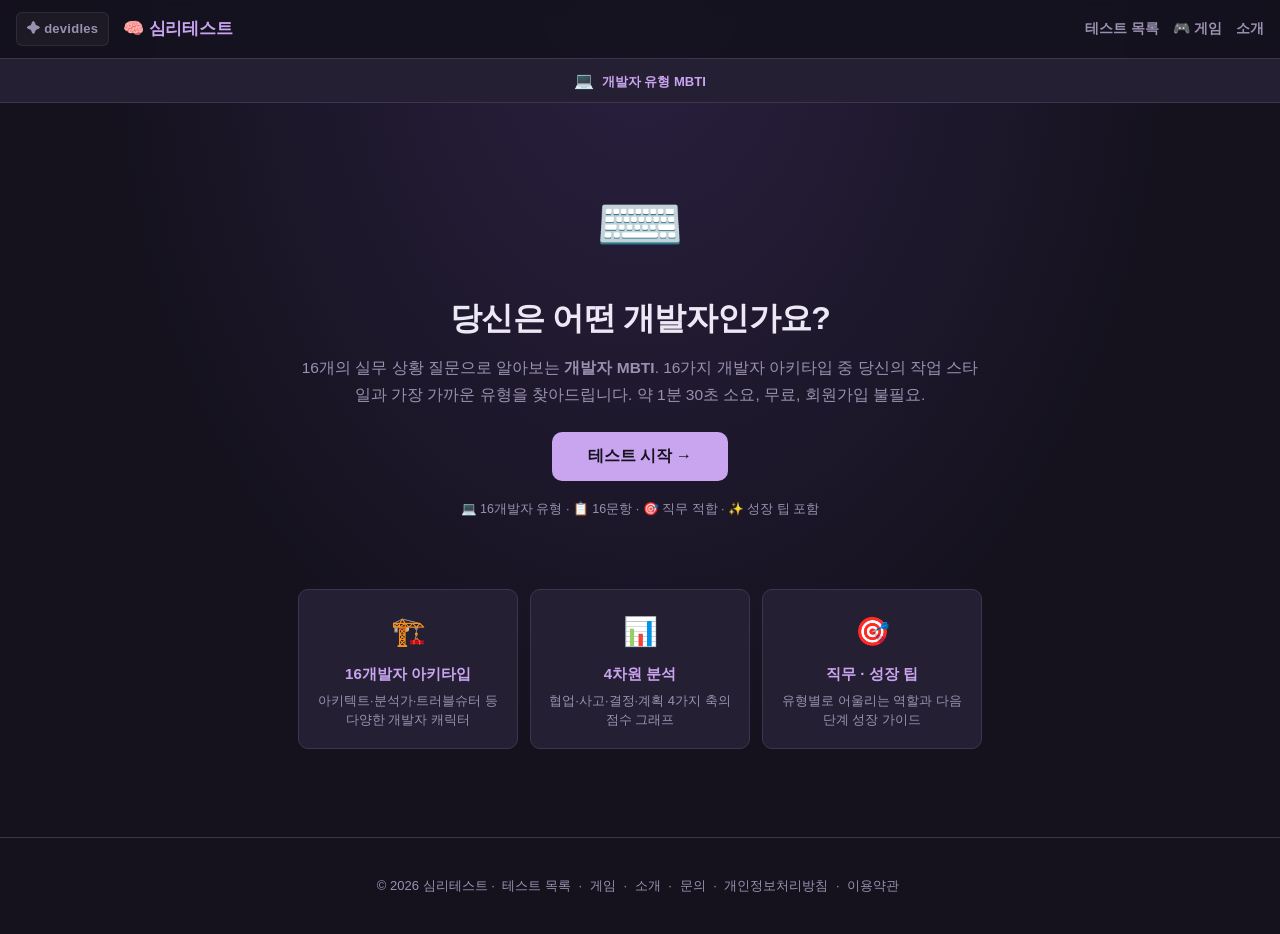
<file: dev-mbti/index.html>
<!doctype html>
<html lang="ko">
<head>
<meta charset="utf-8" />
<meta name="viewport" content="width=device-width, initial-scale=1, maximum-scale=1, viewport-fit=cover" />
<title>개발자 유형 MBTI 테스트 — 당신은 어떤 개발자?</title>
<meta name="description" content="16문항으로 알아보는 개발자 MBTI. 아키텍트·분석가·이노베이터 등 16가지 개발자 아키타입 매칭. 무료, 1분 완료, 직무 적합·성장 팁 포함." />
<meta name="keywords" content="개발자 MBTI, 개발자 유형, 프로그래머 테스트, 코딩 성격, 엔지니어 테스트, 백엔드 프론트엔드 테스트, 무료 심리테스트, devidles" />
<meta name="robots" content="index, follow" />
<link rel="canonical" href="https://devidles.com/test/dev-mbti/" />
<link rel="alternate" hreflang="ko" href="https://devidles.com/test/dev-mbti/" />

<meta property="og:type" content="website" />
<meta property="og:locale" content="ko_KR" />
<meta property="og:site_name" content="개발자 MBTI" />
<meta property="og:url" content="https://devidles.com/test/dev-mbti/" />
<meta property="og:title" content="개발자 유형 MBTI — 당신은 어떤 개발자?" />
<meta property="og:description" content="16문항 1분 완료. 16가지 개발자 아키타입 + 직무·성장 팁." />
<meta property="og:image" content="https://devidles.com/test/og.png" />
<meta property="og:image:width" content="1200" />
<meta property="og:image:height" content="630" />

<meta name="twitter:card" content="summary_large_image" />
<meta name="twitter:title" content="개발자 유형 MBTI" />
<meta name="twitter:description" content="당신은 어떤 개발자? 16문항 1분 완료." />
<meta name="twitter:image" content="https://devidles.com/test/og.png" />

<meta name="theme-color" content="#15121e" />
<link rel="icon" type="image/svg+xml" href="data:image/svg+xml,%3Csvg xmlns='http://www.w3.org/2000/svg' viewBox='0 0 32 32'%3E%3Ctext y='26' font-size='28'%3E💻%3C/text%3E%3C/svg%3E" />

<link rel="stylesheet" href="../style.css" />

<!-- Kakao JS SDK — 카카오톡 공유용. JS 키는 Kakao Developers에서 발급 후 교체. -->
<script src="https://t1.kakaocdn.net/kakao_js_sdk/2.6.0/kakao.min.js" crossorigin="anonymous"></script>
<script>(function(){if(window.Kakao&&!Kakao.isInitialized()){try{Kakao.init('80fe515b1d790153ce95b456963d3eb8');}catch(e){}}})();</script>
<!-- 공유 버튼 핸들러 (Twitter / Kakao / Instagram via html2canvas / Copy) -->
<script src="../share.js" defer></script>
</head>
<body>

<header class="site-head">
  <a href="/" class="portal-back" aria-label="devidles 포털">✦ devidles</a>
  <a href="/test/" class="logo">🧠 심리테스트</a>
  <nav>
    <a href="/test/">테스트 목록</a>
    <a href="/plant/" target="_blank" rel="noopener">🎮 게임</a>
    <a href="/about/">소개</a>
  </nav>
</header>

<div class="page-title-strip">
  <span class="page-emoji">💻</span> <strong>개발자 유형 MBTI</strong>
</div>

<main>
  <!-- INTRO 화면 -->
  <section id="screen-intro" class="screen active">
    <div class="hero">
      <div class="hero-emoji">⌨️</div>
      <h1>당신은 어떤 개발자인가요?</h1>
      <p class="lede">16개의 실무 상황 질문으로 알아보는 <strong>개발자 MBTI</strong>. 16가지 개발자 아키타입 중 당신의 작업 스타일과 가장 가까운 유형을 찾아드립니다. 약 1분 30초 소요, 무료, 회원가입 불필요.</p>
      <button id="btn-start" class="btn-primary">테스트 시작 →</button>
      <p class="hero-meta">💻 16개발자 유형 · 📋 16문항 · 🎯 직무 적합 · ✨ 성장 팁 포함</p>
    </div>

    <div class="features">
      <div class="feature-card">
        <div class="feat-icon">🏗️</div>
        <h3>16개발자 아키타입</h3>
        <p>아키텍트·분석가·트러블슈터 등 다양한 개발자 캐릭터</p>
      </div>
      <div class="feature-card">
        <div class="feat-icon">📊</div>
        <h3>4차원 분석</h3>
        <p>협업·사고·결정·계획 4가지 축의 점수 그래프</p>
      </div>
      <div class="feature-card">
        <div class="feat-icon">🎯</div>
        <h3>직무 · 성장 팁</h3>
        <p>유형별로 어울리는 역할과 다음 단계 성장 가이드</p>
      </div>
    </div>
  </section>

  <!-- QUIZ 화면 -->
  <section id="screen-quiz" class="screen">
    <div class="progress-wrap">
      <div class="progress-bar"><div id="progress-fill" class="progress-fill"></div></div>
      <div id="progress-text" class="progress-text">1 / 16</div>
    </div>
    <h2 id="q-text" class="q-text"></h2>
    <div id="answer-list" class="answer-list"></div>
    <button id="btn-back" class="btn-back" type="button">← 이전 질문</button>
  </section>

  <!-- RESULT 화면 -->
  <section id="screen-result" class="screen">
    <div class="result-card" id="result-card">
      <div class="result-emoji" id="result-emoji">🏗️</div>
      <p class="result-mbti" id="result-mbti">INTJ</p>
      <h2 class="result-name" id="result-name">아키텍트</h2>
      <p class="result-tagline" id="result-tagline"></p>
      <p class="result-desc" id="result-desc"></p>
      <div class="result-traits" id="result-traits"></div>
      <div class="result-stats" id="result-stats"></div>
      <div class="result-block">
        <h4>✨ 강점</h4>
        <p id="result-strengths"></p>
      </div>
      <div class="result-block">
        <h4>⚠️ 약점</h4>
        <p id="result-weaknesses"></p>
      </div>
      <div class="result-block">
        <h4>🎯 어울리는 역할</h4>
        <p id="result-career"></p>
      </div>
      <div class="result-block">
        <h4>🌱 성장 팁</h4>
        <p id="result-growth"></p>
      </div>
      <div class="result-block">
        <h4>💞 잘 맞는 동료 유형</h4>
        <p id="result-compat"></p>
      </div>
    </div>

    <div class="share-row">
      <button id="btn-share-x" class="btn-share">𝕏 트위터 공유</button>
      <button id="btn-share-kakao" class="btn-share">💬 카카오톡</button>
      <button id="btn-share-insta" class="btn-share">📷 인스타그램</button>
      <button id="btn-share-copy" class="btn-share">🔗 링크 복사</button>
    </div>

    <div class="cross-promo">
      <h3>🎮 머리 식힐 때는 식물 키우기</h3>
      <p>씨앗에서 행성까지 — 무료 방치형 식물 진화 게임. 회원가입 없이 바로 시작.</p>
      <a href="/plant/" class="btn-primary" target="_blank" rel="noopener">Idle Plant 플레이 →</a>
    </div>

    <button id="btn-restart" class="btn-restart">↻ 테스트 다시 하기</button>
  </section>
</main>

<footer class="site-foot">
  <p>© 2026 심리테스트 · <a href="/test/">테스트 목록</a> · <a href="/plant/" target="_blank" rel="noopener">게임</a> · <a href="/about/">소개</a> · <a href="/contact/">문의</a> · <a href="/privacy/">개인정보처리방침</a> · <a href="/terms/">이용약관</a></p>
</footer>

<script>
(function() {
  'use strict';

  // ========== 16 질문 (각 차원 4문항) ==========
  const QUESTIONS = [
    { dim: 'EI', text: '팀 회의에서 새 아이디어가 떠올랐을 때 당신은?',
      a: ['바로 손 들고 말한다', 'E'], b: ['정리해서 다음 회의에 가져온다', 'I'] },
    { dim: 'EI', text: '동료가 막혔다고 메시지를 보냈다.',
      a: ['화면 공유하며 같이 풀어준다', 'E'], b: ['요점을 적어 메시지로 답한다', 'I'] },
    { dim: 'EI', text: '사내 기술 발표 차례가 왔다.',
      a: ['청중과 눈 맞추며 발표를 즐긴다', 'E'], b: ['슬라이드를 꼼꼼히 만들고 빠르게 끝낸다', 'I'] },
    { dim: 'EI', text: '코드 리뷰는 어떻게 선호하나?',
      a: ['짧게라도 음성 통화하며 한다', 'E'], b: ['Pull Request 코멘트로 충분하다', 'I'] },

    { dim: 'NS', text: '새 프로젝트 첫 날 가장 먼저 하는 일은?',
      a: ['전체 아키텍처와 도메인 흐름을 그린다', 'N'], b: ['로컬에 띄울 수 있는 최소 단위부터 만든다', 'S'] },
    { dim: 'NS', text: '기술 책을 고른다면 더 끌리는 쪽은?',
      a: ['Domain-Driven Design, SICP 같은 패러다임 책', 'N'], b: ['Effective X, Clean Code 같은 실무 베스트 프랙티스', 'S'] },
    { dim: 'NS', text: '버그를 마주했을 때 첫 반응은?',
      a: ['"이 시스템 어딘가 구조적 문제가 있다"', 'N'], b: ['"우선 재현 시나리오와 로그부터 확보하자"', 'S'] },
    { dim: 'NS', text: '코드 리뷰에서 자주 다는 코멘트는?',
      a: ['"이 디자인 패턴이 더 적합해보입니다"', 'N'], b: ['"이 변수명 명확하게 바꾸면 좋겠어요"', 'S'] },

    { dim: 'TF', text: 'PR 충돌이 났다. 동료에게 어떻게?',
      a: ['"충돌 났네, 이렇게 풀고 푸시할게"', 'T'], b: ['"혹시 시간 될 때 같이 봐도 될까요?"', 'F'] },
    { dim: 'TF', text: '주니어가 명백한 실수를 했다.',
      a: ['정확히 무엇이 틀렸는지 짚는다', 'T'], b: ['"고생했어요, 이 부분만 같이 다듬어볼까요?"', 'F'] },
    { dim: 'TF', text: '기술 선택을 두고 의견이 갈렸다.',
      a: ['벤치마크·트레이드오프 표를 만들어 결정', 'T'], b: ['팀이 이미 익숙하고 좋아하는 쪽을 선호', 'F'] },
    { dim: 'TF', text: '새벽 온콜 알림이 울렸다.',
      a: ['즉시 진단 모드로 들어간다', 'T'], b: ['혼자 보다 안 풀리면 동료 깨우기 미안해서 더 매달린다', 'F'] },

    { dim: 'JP', text: '스프린트 시작 시 당신은?',
      a: ['모든 티켓에 일정·우선순위를 매겨둔다', 'J'], b: ['우선순위 한두 개부터, 나머지는 흐름대로', 'P'] },
    { dim: 'JP', text: '코드 작성 스타일은?',
      a: ['함수 시그니처·타입 다 잡고 본문 작성', 'J'], b: ['일단 동작하게 만들고 리팩터링', 'P'] },
    { dim: 'JP', text: '마감일이 다가올 때 보통?',
      a: ['D-3엔 이미 끝나있다', 'J'], b: ['D-1 새벽에 폭발적 집중', 'P'] },
    { dim: 'JP', text: '새 기술 학습 방식은?',
      a: ['공식 문서 한 챕터씩 정독', 'J'], b: ['필요한 부분 점프, 실험으로 익힌다', 'P'] }
  ];

  // ========== 16 개발자 결과 ==========
  const RESULTS = {
    INTJ: { name: '아키텍트', emoji: '🏗️', color: '#5a7ab8',
      tagline: '시스템 전체를 머릿속에서 굴리는 설계 장인',
      desc: '오래 사용될 시스템을 머릿속에서 시뮬레이션하며 만드는 타입. 도메인 모델, 모듈 경계, 장기 진화 시나리오를 동시에 본다.',
      traits: ['장기 비전', '추상화', '독립적', '깊은 사고'],
      strengths: '복잡한 시스템도 본질을 꿰뚫어 단순한 모델로 환원합니다. 6개월 후의 유지보수성까지 고려한 설계.',
      weaknesses: '완벽한 설계를 추구하다 실행이 늦어지거나, 즉흥적 변경 요청에 답답함을 느낄 수 있습니다.',
      career: '시니어 백엔드, 시스템 아키텍트, 플랫폼 엔지니어, 도메인 모델링 리드',
      growth: '한 번에 모든 걸 설계하려 하지 말고 작은 슬라이스를 빠르게 출시하며 검증하는 습관을 들여보세요. 피드백 루프가 빨라집니다.',
      compat: '💡 ENFP 데브 에반젤리스트 · 🛠 ESTP 해커톤 챔피언' },

    INTP: { name: '분석가', emoji: '🔬', color: '#6a8a9a',
      tagline: '"왜 이게 이렇게 동작하지?"가 일상인 사색가',
      desc: '메모리 모델, 컴파일러 최적화, 분산 합의 — 본질적 원리에 끌리는 타입. 한 가지 주제를 며칠씩 깊이 파고들곤 합니다.',
      traits: ['호기심', '논리', '독창성', '비범함'],
      strengths: '아무도 안 묻는 질문에서 시작해 누구도 시도 안 한 답을 찾아냅니다. 어려운 디버깅·성능 분석의 최후 보루.',
      weaknesses: '관심사 외 일상 업무는 미루기 쉽고, 결정을 분석으로 대체하다 기회를 놓칠 수 있습니다.',
      career: 'R&D 엔지니어, 컴파일러·런타임 개발자, 성능 분석가, 오픈소스 기여자',
      growth: '"충분히 좋은(good enough)"의 기준선을 의식적으로 정해두면 무한 탐구에서 빠져나오기 쉽습니다.',
      compat: '🚀 ENTJ 테크 리드 · 🧱 ESTJ 프로젝트 매니저' },

    ENTJ: { name: '테크 리드', emoji: '🚀', color: '#d96a5a',
      tagline: '목표를 분해해 사람과 일정을 함께 움직이는 추진력',
      desc: '"어떻게 6주 안에 출시할까"를 가장 먼저 떠올리는 타입. 전략·일정·인력 배분을 동시에 굴립니다.',
      traits: ['추진력', '전략', '리더십', '결단력'],
      strengths: '목표를 달성 가능한 단위로 분해하고 사람들을 한 방향으로 이끄는 자연스러운 영향력.',
      weaknesses: '속도가 다른 동료를 답답해할 수 있고, 효율을 우선하다 감정 관리가 차갑게 보일 수 있습니다.',
      career: '엔지니어링 매니저, 테크 리드, 스타트업 CTO, 프로젝트 디렉터',
      growth: '주간 1:1에서 "성과" 외에 "감정·번아웃"을 묻는 의식적 시간을 두세요. 팀 지속력이 달라집니다.',
      compat: '🔬 INTP 분석가 · 🛡️ ISTJ 미들웨어 장인' },

    ENTP: { name: '이노베이터', emoji: '💡', color: '#f0b860',
      tagline: '"이거 이렇게 한번 해볼까?"의 끝없는 실험가',
      desc: '새 프레임워크·언어·아키텍처를 가장 먼저 시도해보고 팀에 가져옵니다. 토론을 즐기고 가능성 탐색이 본능.',
      traits: ['실험정신', '적응력', '논쟁', '에너지'],
      strengths: '아이디어 잔뜩 뽑아 그중 1~2개를 즉시 프로토타입으로 증명합니다. 정체된 팀의 활력소.',
      weaknesses: '시작한 것을 끝맺기 어렵고, 토론을 즐기다 동료를 지치게 할 수 있습니다.',
      career: '풀스택 엔지니어, R&D 프로토타이퍼, 데브렐, 해커톤 리더',
      growth: '"끝낸 프로젝트 한 줄 회고"를 매주 적어보세요. 시작과 끝의 패턴이 보입니다.',
      compat: '🏗️ INTJ 아키텍트 · 🎨 ISFP UX 크리에이터' },

    INFJ: { name: '개발 멘토', emoji: '🧭', color: '#9a78b8',
      tagline: '말하지 않은 것까지 읽어내는 사려 깊은 안내자',
      desc: '주니어가 막혔을 때 "왜 막혔는지"부터 함께 짚어주는 타입. 개인의 성장 곡선과 팀의 문화를 동시에 신경 씁니다.',
      traits: ['통찰력', '공감', '깊이', '비전'],
      strengths: '사람의 강점·약점을 빠르게 읽고 적합한 길로 안내합니다. 멘토링 후 성장률이 가장 큰 동료를 만들어냅니다.',
      weaknesses: '에너지를 너무 쏟다 번아웃이 잦고, 이상과 현실 차이에 깊이 실망할 수 있습니다.',
      career: '엔지니어링 매니저, 시니어 멘토, 개발자 교육·코치, 컬쳐 리드',
      growth: '"나를 위한 1시간"을 매일 캘린더에 미리 잡아두세요. 에너지 회복이 멘토링 품질을 결정합니다.',
      compat: '🐿️ ENFP 데브 에반젤리스트 · 🎢 ESFP 데모 데이 스타' },

    INFP: { name: '크래프트맨', emoji: '🪶', color: '#a890d0',
      tagline: '코드의 아름다움과 의미에 진심인 장인',
      desc: '"왜 이 함수가 존재해야 하는가"를 묻는 타입. 네이밍 하나에 30분, 함수 분리에 1시간을 쓰는 자신만의 미감이 있습니다.',
      traits: ['진정성', '미감', '내성적', '가치 중심'],
      strengths: '코드베이스 가독성을 한 단계 끌어올리고, 가치 중심 제품에 깊은 헌신을 보입니다.',
      weaknesses: '비판에 깊이 상처받고, 현실적 트레이드오프 결정 앞에서 흔들리기 쉽습니다.',
      career: '오픈소스 메인테이너, UX 엔지니어, DX 도구 개발자, 기술 작가',
      growth: '완벽한 코드보다 출시된 코드가 사용자에게 닿습니다 — 80% 완성에서 머지 버튼 누르는 연습을 해보세요.',
      compat: '🚀 ENTJ 테크 리드 · 🎉 ESFJ 풀스택 코디네이터' },

    ENFJ: { name: '팀 빌더', emoji: '🌟', color: '#f5c43a',
      tagline: '팀의 분위기를 만들고 모두를 같은 배에 태우는 리더',
      desc: '"이 결정으로 팀은 어떻게 느낄까"를 자연스럽게 고려합니다. 1:1, 회고, 온보딩을 잘 설계합니다.',
      traits: ['따뜻함', '리더십', '소통', '영감'],
      strengths: '사람과 사람 사이의 마찰을 줄이고 팀을 한 방향으로 결집시킵니다. 입사 후 3개월 만족도가 높은 팀의 비밀.',
      weaknesses: '팀 기대에 과도하게 맞추다 자신을 잃고, 거절을 어려워합니다.',
      career: '엔지니어링 매니저, 스크럼 마스터, 디벨로퍼 어드보케이트, 채용 리드',
      growth: '"내 일정에서 빼야 할 것" 목록을 분기마다 정리하세요. 모두를 챙기려면 자신부터 챙겨야 합니다.',
      compat: '🪶 INFP 크래프트맨 · 🛡️ ISTJ 미들웨어 장인' },

    ENFP: { name: '데브 에반젤리스트', emoji: '🐿️', color: '#f5905a',
      tagline: '기술의 즐거움을 사방에 퍼뜨리는 에너지원',
      desc: '컨퍼런스·블로그·트위터에서 가장 활발한 타입. 새 기술의 가치를 빠르게 알아보고 동료들을 끌어들입니다.',
      traits: ['열정', '연결', '자유', '가능성'],
      strengths: '커뮤니티 구축과 지식 공유의 천재. 어려운 개념도 매력적인 스토리로 풀어냅니다.',
      weaknesses: '깊이 있는 한 가지에 머무르기 어렵고, 디테일·반복 작업에 빠르게 지칩니다.',
      career: '디벨로퍼 어드보케이트, 데브렐, 기술 콘텐츠 크리에이터, 컨퍼런스 스피커',
      growth: '"한 분기에 한 가지 깊은 주제"를 정해 끝까지 파보세요. 폭과 깊이가 함께 자랍니다.',
      compat: '🏗️ INTJ 아키텍트 · 🧭 INFJ 개발 멘토' },

    ISTJ: { name: '미들웨어 장인', emoji: '🛡️', color: '#5a8a5a',
      tagline: '한 번 맡으면 끝까지 책임지는 신뢰의 기둥',
      desc: '인증·세션·결제 같은 핵심 모듈을 묵묵히 5년째 지키는 타입. 변경 시 영향 범위를 항상 의식합니다.',
      traits: ['책임감', '꼼꼼함', '신뢰', '자립'],
      strengths: '맡은 코드의 모든 엣지 케이스를 머릿속에 가지고 있습니다. 새벽 장애 시 가장 먼저 호출되는 이유.',
      weaknesses: '변화에 적응 시간이 필요하고, 새 기술 도입에 보수적일 수 있습니다.',
      career: '시니어 백엔드, 인프라 엔지니어, 보안 엔지니어, 결제·인증 도메인 리드',
      growth: '"안전한 변경 메커니즘"(피처 플래그·카나리 배포)을 도입해보세요. 보수성이 강점으로 바뀝니다.',
      compat: '🚀 ENTJ 테크 리드 · 🌟 ENFJ 팀 빌더' },

    ISFJ: { name: '신뢰의 데브옵스', emoji: '🌾', color: '#88b070',
      tagline: '조용히 시스템을 살피며 모두의 새벽을 지키는 보호자',
      desc: '모니터링 대시보드, 알림 채널, 백업 정책을 누구보다 잘 관리합니다. 누군가 알아주지 않아도 묵묵히.',
      traits: ['세심함', '헌신', '안정', '실용'],
      strengths: '작은 이상 징후를 가장 먼저 알아채고 조치합니다. 인프라 가용성의 보이지 않는 영웅.',
      weaknesses: '자기 공로를 드러내지 못해 평가에서 손해 보고, 거절을 못해 과부하가 쌓입니다.',
      career: 'SRE, 데브옵스 엔지니어, 인프라 운영, 모니터링·옵저버빌리티',
      growth: '주간 리포트에 "내가 막아낸 장애 N건"을 명시적으로 적어두세요. 보이지 않는 가치를 보이게 만드는 일.',
      compat: '⚡ ESTP 해커톤 챔피언 · 🎢 ESFP 데모 데이 스타' },

    ESTJ: { name: '프로젝트 매니저', emoji: '🧱', color: '#8a7a6a',
      tagline: '일정·범위·품질을 동시에 맞추는 실행의 달인',
      desc: '간트차트·OKR·KPI가 자연스러운 언어. 약속한 것은 무조건 출시 일정에 맞춥니다.',
      traits: ['실행력', '체계', '책임', '직설적'],
      strengths: '복잡한 프로젝트를 작은 마일스톤으로 나눠 끝까지 끌고 갑니다. 마감을 지키는 팀의 핵심.',
      weaknesses: '경직된 규칙에 매달려 유연성을 잃을 수 있고, 감정적 미묘함을 놓치기 쉽습니다.',
      career: '엔지니어링 매니저, 프로젝트·프로그램 매니저, 스프린트 리드, 운영 리드',
      growth: '"왜 이 일정이 정해졌나"를 팀과 공유하는 시간을 늘려보세요. 압박이 동의로 바뀝니다.',
      compat: '🔬 INTP 분석가 · 🪶 ISFP UX 크리에이터' },

    ESFJ: { name: '풀스택 코디네이터', emoji: '🎉', color: '#e87a90',
      tagline: '프론트·백·디자인·QA를 매끄럽게 잇는 다리',
      desc: '여러 직군 사이의 번역자 역할을 자연스럽게 합니다. PM·디자이너·QA와도 막힘없이 소통.',
      traits: ['협업', '친화력', '실용', '조화'],
      strengths: '여러 직군의 언어를 동시에 구사해 프로젝트 마찰을 줄입니다. 작은 팀의 강력한 멀티플레이어.',
      weaknesses: '인정에 민감해 평가에 흔들리고, 한 가지 깊이 파는 작업에 갈증을 느낄 수 있습니다.',
      career: '풀스택 엔지니어, 프로덕트 엔지니어, 스타트업 초기 멤버, 솔루션 엔지니어',
      growth: '"내가 가장 잘하는 한 가지"를 정해 깊이 파는 분기 프로젝트를 가져보세요. 다재다능 + 강점이 시너지.',
      compat: '🪶 INFP 크래프트맨 · 🐺 ISTP 시스템 트러블슈터' },

    ISTP: { name: '시스템 트러블슈터', emoji: '🐺', color: '#6a9a8a',
      tagline: '장애 발생 시 가장 침착하고 가장 유능한 정비공',
      desc: 'tcpdump, strace, perf — 시스템 깊은 곳을 직접 보는 도구를 사랑합니다. 위기 상황에서 빛납니다.',
      traits: ['실용', '차분함', '효율', '독립'],
      strengths: '복잡한 장애의 원인을 빠르게 좁혀 들어갑니다. 새벽 3시 페이저가 울려도 가장 침착한 사람.',
      weaknesses: '문서화·회고에 인색하고, 장기 계획보다 당장의 흥미를 따르기 쉽습니다.',
      career: 'SRE, 시스템·네트워크 엔지니어, 시큐리티 엔지니어, 인시던트 리스폰더',
      growth: '"이번 장애에서 배운 것" 한 줄을 매번 적어 공유해보세요. 본인의 영웅 모먼트가 팀 자산이 됩니다.',
      compat: '🎉 ESFJ 풀스택 코디네이터 · 🌟 ENFJ 팀 빌더' },

    ISFP: { name: 'UX 크리에이터', emoji: '🎨', color: '#b890d0',
      tagline: '디테일 하나에 사용자 경험이 달라진다고 믿는 감성가',
      desc: '버튼 그림자, 애니메이션 이징, 키보드 단축키 — 작은 인터랙션의 결을 다듬는 데서 행복을 느낍니다.',
      traits: ['감성', '디테일', '진정성', '관찰'],
      strengths: '프로덕트의 "느낌"을 끌어올리는 보이지 않는 디테일을 챙깁니다. 사용자 만족도의 숨은 동인.',
      weaknesses: '갈등을 회피하다 디자인 의도가 묻히기 쉽고, 정량적 정당화에 약합니다.',
      career: '프론트엔드 엔지니어, UX 엔지니어, 디자인 엔지니어, 모션·인터랙션 개발자',
      growth: '"이 디테일이 왜 중요한가"를 한 문장 데이터로 표현하는 연습을 해보세요. 감각이 설득력으로.',
      compat: '🧱 ESTJ 프로젝트 매니저 · 💡 ENTP 이노베이터' },

    ESTP: { name: '해커톤 챔피언', emoji: '⚡', color: '#7ab85a',
      tagline: '24시간 안에 데모 가능한 결과를 뽑아내는 스피드 러너',
      desc: '계획 5분, 코드 20시간, 데모 슬라이드 10분. 짧은 사이클에서 최대치를 뽑아내는 능력자.',
      traits: ['속도', '실행', '적응', '즉흥'],
      strengths: '제한된 시간·자원에서 동작하는 결과를 만들어냅니다. 스타트업·MVP의 천재.',
      weaknesses: '깊이 있는 사색이 어렵고, 인내가 필요한 장기 프로젝트에 빠르게 지칩니다.',
      career: '스타트업 풀스택, 프로토타이퍼, 그로스 엔지니어, 해커톤·게임잼 단골',
      growth: '"빠르게 만든 것 중 살아남은 것"의 패턴을 분석해보세요. 즉흥이 직관으로 진화합니다.',
      compat: '🏗️ INTJ 아키텍트 · 🌾 ISFJ 신뢰의 데브옵스' },

    ESFP: { name: '데모 데이 스타', emoji: '🎢', color: '#f570a0',
      tagline: '무대를 즐기고 청중과 함께 호흡하는 발표의 달인',
      desc: '코드만큼 사람도 즐깁니다. 회사 송년회·데모데이·웨비나에서 가장 빛나는 멤버.',
      traits: ['활기', '사교', '즐거움', '현장감'],
      strengths: '청중 분위기를 읽고 즉석에서 호흡을 맞춥니다. 외부 발표·세일즈 데모의 강자.',
      weaknesses: '깊은 슬픔이나 정체된 환경에서 빠르게 시들 수 있고, 반복 작업에 약합니다.',
      career: '디벨로퍼 어드보케이트, 세일즈 엔지니어, 데모·웨비나 호스트, 컨퍼런스 운영',
      growth: '"무대 뒤"의 정제된 작업도 즐길 수 있는 루틴을 만들어보세요. 두 모드의 균형이 커리어를 길게 만듭니다.',
      compat: '🧭 INFJ 개발 멘토 · 🌾 ISFJ 신뢰의 데브옵스' }
  };

  // ========== 상태 ==========
  let currentQ = 0;
  const scores = { E: 0, I: 0, N: 0, S: 0, T: 0, F: 0, J: 0, P: 0 };
  const history = [];

  const $ = (id) => document.getElementById(id);
  const showScreen = (id) => {
    document.querySelectorAll('.screen').forEach(s => s.classList.remove('active'));
    $(id).classList.add('active');
    window.scrollTo({ top: 0, behavior: 'instant' });
  };

  $('btn-start').addEventListener('click', () => {
    currentQ = 0;
    history.length = 0;
    Object.keys(scores).forEach(k => scores[k] = 0);
    showScreen('screen-quiz');
    renderQuestion();
  });

  function renderQuestion() {
    const q = QUESTIONS[currentQ];
    $('q-text').textContent = q.text;
    $('progress-text').textContent = `${currentQ + 1} / ${QUESTIONS.length}`;
    $('progress-fill').style.width = `${((currentQ + 1) / QUESTIONS.length) * 100}%`;

    const list = $('answer-list');
    list.innerHTML = '';
    const opts = [
      { side: 'a', weight: 2, text: q.a[0], type: q.a[1], intensity: '정말 그렇다' },
      { side: 'a', weight: 1, text: q.a[0], type: q.a[1], intensity: '어느 정도 그렇다' },
      { side: 'b', weight: 1, text: q.b[0], type: q.b[1], intensity: '어느 정도 그렇다' },
      { side: 'b', weight: 2, text: q.b[0], type: q.b[1], intensity: '정말 그렇다' }
    ];
    opts.forEach(opt => {
      const btn = document.createElement('button');
      btn.className = `answer-btn answer-btn--${opt.weight === 2 ? 'strong' : 'mild'}`;
      btn.type = 'button';
      btn.dataset.side = opt.side;
      btn.innerHTML = `<span class="answer-intensity">${opt.intensity}</span>${opt.text}`;
      btn.addEventListener('click', () => answer(opt.type, opt.weight));
      list.appendChild(btn);
    });

    $('btn-back').style.visibility = currentQ > 0 ? 'visible' : 'hidden';
  }

  function answer(type, weight) {
    scores[type] += weight;
    history.push({ type, weight });
    currentQ++;
    if (currentQ >= QUESTIONS.length) finish();
    else renderQuestion();
  }

  $('btn-back').addEventListener('click', () => {
    if (currentQ === 0) return;
    currentQ--;
    const last = history.pop();
    if (last) scores[last.type] -= last.weight;
    renderQuestion();
  });

  function calculateMBTI() {
    return (scores.E >= scores.I ? 'E' : 'I') +
           (scores.N >= scores.S ? 'N' : 'S') +
           (scores.T >= scores.F ? 'T' : 'F') +
           (scores.J >= scores.P ? 'J' : 'P');
  }

  function finish() {
    const mbti = calculateMBTI();
    const r = RESULTS[mbti];
    $('result-mbti').textContent = mbti;
    $('result-name').textContent = r.name;
    $('result-emoji').textContent = r.emoji;
    $('result-tagline').textContent = r.tagline;
    $('result-desc').textContent = r.desc;
    $('result-strengths').textContent = r.strengths;
    $('result-weaknesses').textContent = r.weaknesses;
    $('result-career').textContent = r.career;
    $('result-growth').textContent = r.growth;
    $('result-compat').textContent = r.compat;
    $('result-card').style.setProperty('--card-color', r.color);

    const traits = $('result-traits');
    traits.innerHTML = '';
    r.traits.forEach(t => {
      const span = document.createElement('span');
      span.className = 'trait-pill';
      span.textContent = t;
      traits.appendChild(span);
    });

    const stats = $('result-stats');
    stats.innerHTML = '';
    [
      ['E', '협업', 'I', '독립'],
      ['N', '추상', 'S', '구체'],
      ['T', '논리', 'F', '공감'],
      ['J', '계획', 'P', '즉흥']
    ].forEach(([l, ln, r, rn]) => {
      const total = scores[l] + scores[r];
      const lp = total > 0 ? Math.round((scores[l] / total) * 100) : 50;
      const rp = 100 - lp;
      const dominant = lp >= rp ? l : r;
      const row = document.createElement('div');
      row.className = 'stat-row';
      row.innerHTML = `
        <div class="stat-labels">
          <span class="${dominant === l ? 'dominant' : ''}">${ln} ${lp}%</span>
          <span class="${dominant === r ? 'dominant' : ''}">${rp}% ${rn}</span>
        </div>
        <div class="stat-bar">
          <div class="stat-fill stat-l" style="width:${lp}%"></div>
          <div class="stat-fill stat-r" style="width:${rp}%"></div>
        </div>
      `;
      stats.appendChild(row);
    });

    try { window.history.replaceState(null, '', `?r=${mbti}`); } catch (e) {}
    document.title = `나는 ${r.emoji} ${r.name} (${mbti}) — 개발자 MBTI`;

    showScreen('screen-result');
  }

  // ===== 공유 — share.js의 setup이 4개 버튼(X/카카오/인스타/복사)을 연결 =====
  function setupShare() {
    if (!window.devidlesShare) { setTimeout(setupShare, 50); return; }
    window.devidlesShare.setup({
      path: 'dev-mbti',
      label: '개발자 유형 MBTI',
      results: RESULTS,
      computeCode: calculateMBTI,
      toast,
    });
  }
  setupShare();

  function toast(msg) {
    const t = document.createElement('div');
    t.className = 'toast'; t.textContent = msg;
    document.body.appendChild(t);
    setTimeout(() => t.classList.add('show'), 10);
    setTimeout(() => { t.classList.remove('show'); setTimeout(() => t.remove(), 300); }, 2000);
  }

  $('btn-restart').addEventListener('click', () => {
    currentQ = 0; history.length = 0;
    Object.keys(scores).forEach(k => scores[k] = 0);
    try { window.history.replaceState(null, '', window.location.pathname); } catch (e) {}
    document.title = '개발자 유형 MBTI 테스트 — 당신은 어떤 개발자?';
    showScreen('screen-intro');
  });

  // ?r=XXXX(공유 링크) 또는 #XXXX(구 버전) 로 직접 결과 페이지 진입
  function checkResultParam() {
    const params = new URLSearchParams(window.location.search);
    const fromQuery = (params.get('r') || '').toUpperCase();
    const fromHash = (window.location.hash || '').replace('#', '').toUpperCase();
    const code = RESULTS[fromQuery] ? fromQuery : (RESULTS[fromHash] ? fromHash : null);
    if (code) {
      Object.keys(scores).forEach(k => scores[k] = 0);
      [...code].forEach((ch) => {
        scores[ch] = 8; // 4 문항 × 가중치 2 = max
        const opp = { E:'I', I:'E', N:'S', S:'N', T:'F', F:'T', J:'P', P:'J' }[ch];
        scores[opp] = 0;
      });
      finish();
    }
  }
  window.addEventListener('hashchange', checkResultParam);
  window.addEventListener('popstate', checkResultParam);
  checkResultParam();
})();
</script>
</body>
</html>
</file>
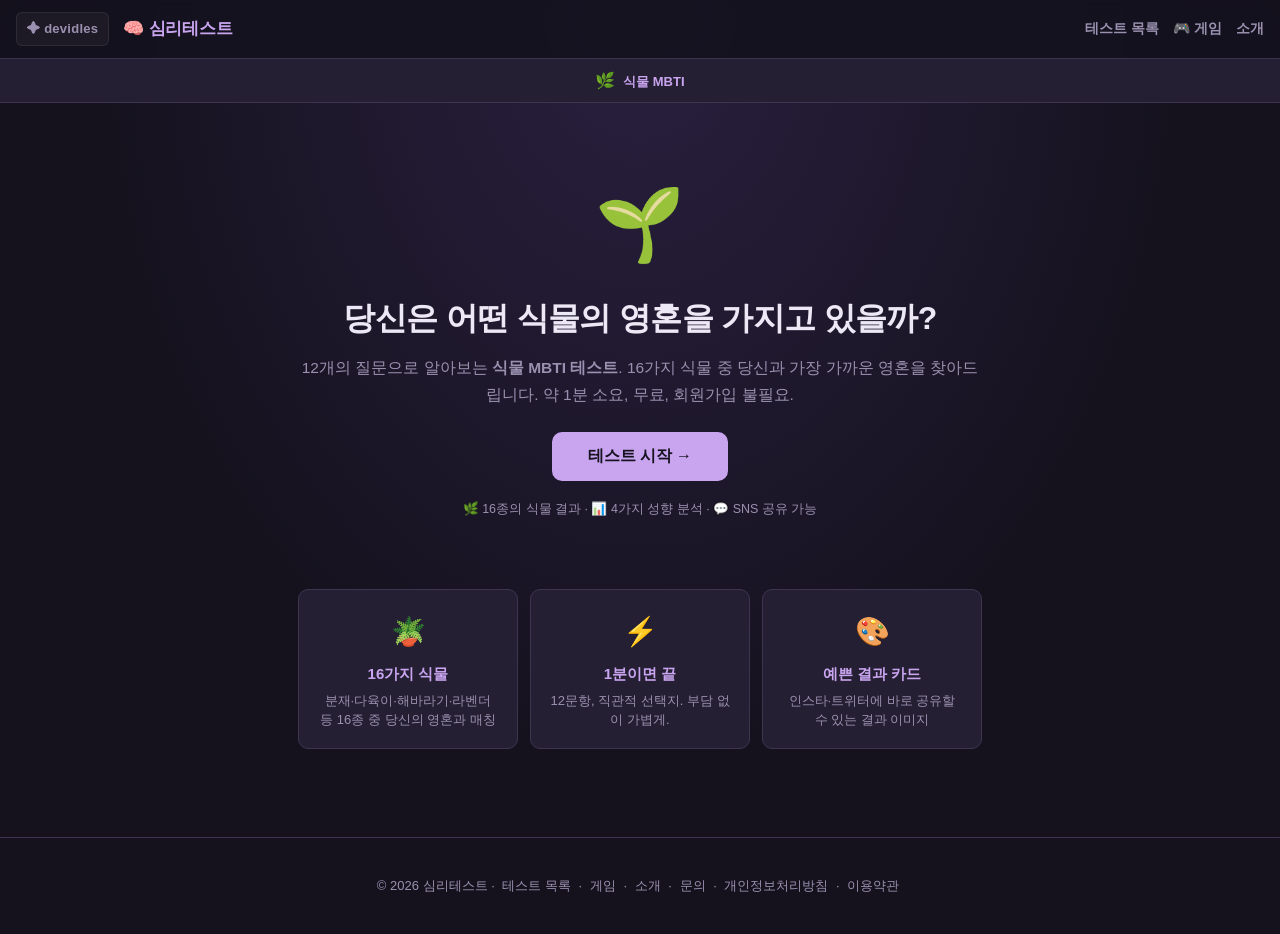
<file: plant-mbti/index.html>
<!doctype html>
<html lang="ko">
<head>
<meta charset="utf-8" />
<meta name="viewport" content="width=device-width, initial-scale=1, maximum-scale=1, viewport-fit=cover" />
<title>식물 MBTI 테스트 — 당신은 어떤 식물의 영혼을 가지고 있을까?</title>
<meta name="description" content="12문항으로 알아보는 식물 MBTI. 16가지 식물 중 당신의 영혼과 가장 가까운 식물은? 무료, 1분 완료, 결과 SNS 공유." />
<meta name="keywords" content="식물 MBTI, MBTI 테스트, 심리테스트, 식물 테스트, 다육이 영혼, 플랜테리어 테스트, 무료 심리테스트" />
<meta name="robots" content="index, follow" />
<link rel="canonical" href="https://devidles.com/test/plant-mbti/" />
<link rel="alternate" hreflang="ko" href="https://devidles.com/test/plant-mbti/" />

<meta property="og:type" content="website" />
<meta property="og:locale" content="ko_KR" />
<meta property="og:site_name" content="식물 MBTI" />
<meta property="og:url" content="https://devidles.com/test/plant-mbti/" />
<meta property="og:title" content="식물 MBTI 테스트 — 당신은 어떤 식물?" />
<meta property="og:description" content="12문항 1분 완료. 16가지 식물 중 당신의 영혼은?" />
<meta property="og:image" content="https://devidles.com/test/og.png" />
<meta property="og:image:width" content="1200" />
<meta property="og:image:height" content="630" />

<meta name="twitter:card" content="summary_large_image" />
<meta name="twitter:title" content="식물 MBTI 테스트" />
<meta name="twitter:description" content="당신은 어떤 식물의 영혼을 가지고 있을까? 12문항 1분 완료." />
<meta name="twitter:image" content="https://devidles.com/test/og.png" />

<meta name="theme-color" content="#15121e" />
<link rel="icon" type="image/svg+xml" href="data:image/svg+xml,%3Csvg xmlns='http://www.w3.org/2000/svg' viewBox='0 0 32 32'%3E%3Ctext y='26' font-size='28'%3E🌿%3C/text%3E%3C/svg%3E" />

<!-- Search Console / Naver verification (devidles.com/test용 토큰 발급 후 교체) -->
<!-- <meta name="google-site-verification" content="REPLACE_WITH_GOOGLE_TOKEN" /> -->
<!-- <meta name="naver-site-verification" content="REPLACE_WITH_NAVER_TOKEN" /> -->

<link rel="stylesheet" href="../style.css" />

<!-- Kakao JS SDK — 카카오톡 공유용. JS 키는 Kakao Developers에서 발급 후 교체. -->
<script src="https://t1.kakaocdn.net/kakao_js_sdk/2.6.0/kakao.min.js" crossorigin="anonymous"></script>
<script>(function(){if(window.Kakao&&!Kakao.isInitialized()){try{Kakao.init('80fe515b1d790153ce95b456963d3eb8');}catch(e){}}})();</script>
<!-- 공유 버튼 핸들러 (Twitter / Kakao / Instagram via html2canvas / Copy) -->
<script src="../share.js" defer></script>
</head>
<body>

<header class="site-head">
  <a href="/" class="portal-back" aria-label="devidles 포털">✦ devidles</a>
  <a href="/test/" class="logo">🧠 심리테스트</a>
  <nav>
    <a href="/test/">테스트 목록</a>
    <a href="/plant/" target="_blank" rel="noopener">🎮 게임</a>
    <a href="/about/">소개</a>
  </nav>
</header>

<div class="page-title-strip">
  <span class="page-emoji">🌿</span> <strong>식물 MBTI</strong>
</div>

<main>
  <!-- INTRO 화면 -->
  <section id="screen-intro" class="screen active">
    <div class="hero">
      <div class="hero-emoji">🌱</div>
      <h1>당신은 어떤 식물의 영혼을 가지고 있을까?</h1>
      <p class="lede">12개의 질문으로 알아보는 <strong>식물 MBTI 테스트</strong>. 16가지 식물 중 당신과 가장 가까운 영혼을 찾아드립니다. 약 1분 소요, 무료, 회원가입 불필요.</p>
      <button id="btn-start" class="btn-primary">테스트 시작 →</button>
      <p class="hero-meta">🌿 16종의 식물 결과 · 📊 4가지 성향 분석 · 💬 SNS 공유 가능</p>
    </div>

    <div class="features">
      <div class="feature-card">
        <div class="feat-icon">🪴</div>
        <h3>16가지 식물</h3>
        <p>분재·다육이·해바라기·라벤더 등 16종 중 당신의 영혼과 매칭</p>
      </div>
      <div class="feature-card">
        <div class="feat-icon">⚡</div>
        <h3>1분이면 끝</h3>
        <p>12문항, 직관적 선택지. 부담 없이 가볍게.</p>
      </div>
      <div class="feature-card">
        <div class="feat-icon">🎨</div>
        <h3>예쁜 결과 카드</h3>
        <p>인스타·트위터에 바로 공유할 수 있는 결과 이미지</p>
      </div>
    </div>
  </section>

  <!-- QUIZ 화면 -->
  <section id="screen-quiz" class="screen">
    <div class="progress-wrap">
      <div class="progress-bar"><div id="progress-fill" class="progress-fill"></div></div>
      <div id="progress-text" class="progress-text">1 / 12</div>
    </div>
    <h2 id="q-text" class="q-text"></h2>
    <div id="answer-list" class="answer-list"></div>
    <button id="btn-back" class="btn-back" type="button">← 이전 질문</button>
  </section>

  <!-- RESULT 화면 -->
  <section id="screen-result" class="screen">
    <div class="result-card" id="result-card">
      <div class="result-emoji" id="result-emoji">🌵</div>
      <p class="result-mbti" id="result-mbti">ISTJ</p>
      <h2 class="result-name" id="result-name">선인장</h2>
      <p class="result-tagline" id="result-tagline"></p>
      <p class="result-desc" id="result-desc"></p>
      <div class="result-traits" id="result-traits"></div>
      <div class="result-stats" id="result-stats"></div>
      <div class="result-block">
        <h4>✨ 강점</h4>
        <p id="result-strengths"></p>
      </div>
      <div class="result-block">
        <h4>🌧 약점</h4>
        <p id="result-weaknesses"></p>
      </div>
      <div class="result-block">
        <h4>💞 잘 맞는 식물</h4>
        <p id="result-compat"></p>
      </div>
    </div>

    <div class="share-row">
      <button id="btn-share-x" class="btn-share">𝕏 트위터 공유</button>
      <button id="btn-share-kakao" class="btn-share">💬 카카오톡</button>
      <button id="btn-share-insta" class="btn-share">📷 인스타그램</button>
      <button id="btn-share-copy" class="btn-share">🔗 링크 복사</button>
    </div>

    <div class="cross-promo">
      <h3>🎮 식물을 직접 키워보고 싶다면?</h3>
      <p>씨앗에서 행성까지 — 무료 방치형 식물 진화 게임. 회원가입 없이 바로 시작.</p>
      <a href="/plant/" class="btn-primary" target="_blank" rel="noopener">Idle Plant 플레이 →</a>
    </div>

    <button id="btn-restart" class="btn-restart">↻ 테스트 다시 하기</button>
  </section>
</main>

<footer class="site-foot">
  <p>© 2026 심리테스트 · <a href="/test/">테스트 목록</a> · <a href="/plant/" target="_blank" rel="noopener">게임</a> · <a href="/about/">소개</a> · <a href="/contact/">문의</a> · <a href="/privacy/">개인정보처리방침</a> · <a href="/terms/">이용약관</a></p>
</footer>

<script>
(function() {
  'use strict';

  // ========== 12 질문 ==========
  const QUESTIONS = [
    { dim: 'EI', text: '정원 파티에 초대받았다. 당신은?',
      a: ['사람들과 식물 이야기로 들떠 있다', 'E'],
      b: ['한 켠에서 조용히 식물만 둘러본다', 'I'] },
    { dim: 'EI', text: '새 화분을 사면 가장 먼저?',
      a: ['SNS에 자랑 사진부터 올린다', 'E'],
      b: ['며칠 혼자 관찰하며 적응을 본다', 'I'] },
    { dim: 'EI', text: '식물 모임이 있다면 더 끌리는 쪽은?',
      a: ['사람 많은 큰 모임이 즐겁다', 'E'],
      b: ['소수가 깊게 이야기 나누는 모임', 'I'] },

    { dim: 'NS', text: '새 식물을 보면 머릿속에 먼저 떠오르는 것은?',
      a: ['1년 후 자라난 모습이 그려진다', 'N'],
      b: ['지금 잎의 색·모양이 먼저 들어온다', 'S'] },
    { dim: 'NS', text: '식물 책을 펼쳤을 때 더 흥미로운 부분은?',
      a: ['진화·생태계 같은 큰 그림', 'N'],
      b: ['구체적인 키우기 팁과 사례', 'S'] },
    { dim: 'NS', text: '"꿈의 정원"을 설계한다면 시작은?',
      a: ['컨셉과 분위기부터 떠올린다', 'N'],
      b: ['실제 공간 크기·햇빛부터 잰다', 'S'] },

    { dim: 'TF', text: '키우던 식물이 시들었다. 당신의 첫 반응은?',
      a: ['원인을 분석한다 (물·햇빛·온도)', 'T'],
      b: ['"미안해..." 마음이 먼저 아프다', 'F'] },
    { dim: 'TF', text: '친구가 식물 키우기 실패담을 토로한다.',
      a: ['무엇이 잘못됐는지 짚어준다', 'T'],
      b: ['우선 위로하고 공감부터 한다', 'F'] },
    { dim: 'TF', text: '꽃집 직원이 친절하지만 정보가 잘못되었다.',
      a: ['정확한 정보를 알려준다', 'T'],
      b: ['분위기 깨지 않으려 그냥 듣는다', 'F'] },

    { dim: 'JP', text: '물주기는 어떻게?',
      a: ['정해진 요일·시간에 규칙적으로', 'J'],
      b: ['흙 상태 보고 그때그때', 'P'] },
    { dim: 'JP', text: '식물 구입은?',
      a: ['미리 리서치한 후 결정', 'J'],
      b: ['끌리는 걸 즉흥적으로 구매', 'P'] },
    { dim: 'JP', text: '분갈이 일정은?',
      a: ['캘린더에 적어두고 지킨다', 'J'],
      b: ['"오늘 시간 나니 해볼까" 즉흥', 'P'] }
  ];

  // ========== 16 결과 ==========
  const RESULTS = {
    INTJ: { name: '분재', emoji: '🪴', color: '#4a8a6a',
      tagline: '수십 년의 비전으로 한 그루를 완성하는 전략가',
      desc: '오랜 시간 끈기 있게 다듬어 자신만의 형태를 만드는 분재처럼, 당신은 장기적 비전과 정밀한 실행을 중요시합니다.',
      traits: ['장기적 비전', '인내심', '정밀함', '미니멀'],
      strengths: '시작한 일을 끝까지 다듬어 완성합니다. 큰 그림을 보면서도 디테일을 놓치지 않는 드문 균형.',
      weaknesses: '완벽을 추구하다 실행이 늦어지거나, 타인의 즉흥적 제안을 받아들이기 어려울 수 있습니다.',
      compat: '🍅 토마토 (ENTP) · 🌼 야생화 (ENFP)' },
    INTP: { name: '식충식물', emoji: '🪤', color: '#6a8a4a',
      tagline: '독특한 메커니즘에 매료되는 사색가',
      desc: '평범하지 않은 방식으로 살아가는 식충식물처럼, 당신은 호기심을 자극하는 시스템과 논리를 사랑합니다.',
      traits: ['호기심', '독창성', '분석적', '비범함'],
      strengths: '아무도 묻지 않은 질문을 던지고, 누구도 시도하지 않은 답을 찾아냅니다.',
      weaknesses: '관심사 외의 일상은 뒷전이 되기 쉽고, 결정을 미루다 기회를 놓칠 수 있습니다.',
      compat: '🎋 대나무 (ENTJ) · 🌳 떡갈나무 (ESTJ)' },
    ENTJ: { name: '대나무', emoji: '🎋', color: '#5da57a',
      tagline: '한번 터지면 누구도 막을 수 없는 폭풍 성장',
      desc: '땅속에서 오래 준비하다 폭발적으로 자라는 대나무처럼, 당신은 결단의 순간 모든 것을 밀어붙입니다.',
      traits: ['추진력', '전략', '리더십', '강인함'],
      strengths: '목표를 정하면 가장 효율적인 길을 찾아내고, 사람들을 이끄는 자연스러운 영향력이 있습니다.',
      weaknesses: '속도가 다른 사람을 답답해할 수 있고, 감정보다 효율을 우선해 차갑게 보일 때가 있습니다.',
      compat: '💜 라벤더 (INFP) · 🪤 식충식물 (INTP)' },
    ENTP: { name: '토마토', emoji: '🍅', color: '#d96a5a',
      tagline: '어디서나 잘 자라는 다재다능 변종 부자',
      desc: '수백 가지 품종이 있는 토마토처럼, 당신은 다양한 가능성을 탐색하고 변주하는 즐거움을 압니다.',
      traits: ['적응력', '다양성', '실험정신', '활달'],
      strengths: '새로운 아이디어를 끊임없이 만들어내고, 어떤 환경에 던져놔도 활로를 찾습니다.',
      weaknesses: '한 가지에 집중해 끝맺기 어렵고, 토론을 좋아하다 상대를 피곤하게 만들 수 있습니다.',
      compat: '🪴 분재 (INTJ) · 🪷 연꽃 (INFJ)' },
    INFJ: { name: '연꽃', emoji: '🪷', color: '#c878b8',
      tagline: '흙탕물에서도 빛나는 신비로운 영혼',
      desc: '진흙 속에서 청정하게 피어나는 연꽃처럼, 당신은 어려운 환경에서도 자신만의 깊이를 잃지 않습니다.',
      traits: ['통찰력', '깊이', '우아함', '영적'],
      strengths: '사람과 상황의 본질을 꿰뚫어보고, 말하지 않은 것까지 읽어냅니다.',
      weaknesses: '내면에 너무 많은 것을 담아두다 지치기 쉽고, 이상과 현실의 차이에 자주 실망합니다.',
      compat: '🍅 토마토 (ENTP) · 🌼 야생화 (ENFP)' },
    INFP: { name: '라벤더', emoji: '💜', color: '#b888d8',
      tagline: '조용히 향기로 세상을 위로하는 존재',
      desc: '눈에 띄지 않게 피어 깊은 향기로 사람을 머물게 하는 라벤더처럼, 당신은 따뜻함과 진정성으로 곁을 채웁니다.',
      traits: ['공감력', '향기로움', '평화', '진정성'],
      strengths: '진심으로 사람을 위로하는 능력이 있고, 자신만의 가치관을 굳건히 지킵니다.',
      weaknesses: '비판에 깊이 상처받고, 현실적 결정 앞에서 흔들리기 쉽습니다.',
      compat: '🎋 대나무 (ENTJ) · 🌻 해바라기 (ENFJ)' },
    ENFJ: { name: '해바라기', emoji: '🌻', color: '#f5c43a',
      tagline: '주변을 환하게 만드는 햇빛 추종자',
      desc: '하루 종일 해를 따라가며 빛을 모으는 해바라기처럼, 당신은 주변 사람을 향해 시선과 마음을 보냅니다.',
      traits: ['따뜻함', '리더십', '영감', '열정'],
      strengths: '사람을 끌어당기는 매력과, 모두를 한 방향으로 이끄는 자연스러운 카리스마.',
      weaknesses: '타인의 기대에 과도하게 맞추다 자신을 잃을 수 있고, 거절을 어려워합니다.',
      compat: '💜 라벤더 (INFP) · 💜 제비꽃 (ISFP)' },
    ENFP: { name: '야생화', emoji: '🌼', color: '#f5a85a',
      tagline: '어디든 피어나는 자유로운 영혼',
      desc: '돌담 틈에서도, 길가에서도 망설임 없이 피어나는 야생화처럼, 당신은 자유롭고 활기찬 에너지로 어디에서나 살아갑니다.',
      traits: ['자유', '활기', '다양성', '모험'],
      strengths: '어디서든 즐거움을 찾아내고, 사람들의 가능성을 발견해 격려합니다.',
      weaknesses: '한 곳에 오래 머무르기 힘들고, 시작한 것을 끝맺기까지 에너지가 부족할 때가 있습니다.',
      compat: '🪴 분재 (INTJ) · 🪷 연꽃 (INFJ)' },
    ISTJ: { name: '선인장', emoji: '🌵', color: '#5a8a5a',
      tagline: '묵묵히 사막에서도 살아남는 강인함',
      desc: '극한의 환경에서도 자기 페이스를 잃지 않는 선인장처럼, 당신은 어려운 상황에서도 흔들리지 않는 신뢰를 줍니다.',
      traits: ['인내', '자립', '신뢰', '책임감'],
      strengths: '약속을 지키고, 맡은 일은 끝까지 책임집니다. 위기에 가장 믿음직한 사람.',
      weaknesses: '변화에 적응하는 데 시간이 걸리고, 감정 표현이 서툴러 오해받을 수 있습니다.',
      compat: '🌷 튤립 (ESFP) · 🌿 바질 (ESTP)' },
    ISFJ: { name: '다육이', emoji: '🪴', color: '#88b070',
      tagline: '조용히 보살피며 곁을 지키는 친구',
      desc: '물 한 모금만 잘 줘도 오래 곁을 지키는 다육이처럼, 당신은 따뜻하고 충실한 보살핌으로 관계를 이어갑니다.',
      traits: ['보살핌', '따뜻함', '충실', '섬세'],
      strengths: '사람의 작은 변화를 알아차리고, 조용히 필요한 것을 챙겨줍니다. 가장 든든한 동행자.',
      weaknesses: '자기 표현이 부족해 손해 보기 쉽고, 거절을 못해 지칠 수 있습니다.',
      compat: '🌿 바질 (ESTP) · 🌷 튤립 (ESFP)' },
    ESTJ: { name: '떡갈나무', emoji: '🌳', color: '#7a6a4a',
      tagline: '튼튼하게 버텨주는 든든한 기둥',
      desc: '수백 년을 버티며 숲의 기준이 되는 떡갈나무처럼, 당신은 흔들리지 않는 책임감으로 사람들의 기둥이 됩니다.',
      traits: ['책임감', '안정', '전통', '강인함'],
      strengths: '체계와 질서를 만들고, 위기에 가장 빨리 행동합니다. 신뢰의 대명사.',
      weaknesses: '경직된 규칙에 매달려 유연성을 잃을 수 있고, 감정적 미묘함을 놓치기 쉽습니다.',
      compat: '💜 제비꽃 (ISFP) · 💜 라벤더 (INFP)' },
    ESFJ: { name: '장미', emoji: '🌹', color: '#e85a7a',
      tagline: '사람들을 끌어모으는 사교적인 매력',
      desc: '누구에게나 사랑받는 장미처럼, 당신은 사람들 사이에서 자연스럽게 중심이 되고 분위기를 만듭니다.',
      traits: ['매력', '헌신', '사교', '따뜻함'],
      strengths: '관계를 잘 다듬고, 모임을 화기애애하게 이끕니다. 가장 인기 많은 친구.',
      weaknesses: '평가에 민감하고, 타인의 인정에 자존감이 흔들리기 쉽습니다.',
      compat: '💜 제비꽃 (ISFP) · 🌿 알로에 (ISTP)' },
    ISTP: { name: '알로에', emoji: '🌿', color: '#6a9a7a',
      tagline: '필요할 때 정확히 도움이 되는 실용주의',
      desc: '베이거나 화상을 입었을 때 즉시 효능을 발휘하는 알로에처럼, 당신은 위기에 가장 침착하고 유능합니다.',
      traits: ['실용', '차분함', '효율', '자립'],
      strengths: '문제 앞에서 가장 침착하고, 손으로 해결하는 일에 강합니다. 만능 트러블슈터.',
      weaknesses: '감정 대화를 어려워하고, 장기 계획보다 당장의 흥미를 따르기 쉽습니다.',
      compat: '🌹 장미 (ESFJ) · 🌻 해바라기 (ENFJ)' },
    ISFP: { name: '제비꽃', emoji: '💜', color: '#9a7ab8',
      tagline: '조용히 자신만의 색을 피우는',
      desc: '눈에 띄지 않는 곳에서도 진한 보라로 피어나는 제비꽃처럼, 당신은 자신만의 미감과 진정성으로 살아갑니다.',
      traits: ['섬세', '예술', '진정성', '자유'],
      strengths: '아름다움과 진심을 알아보고, 말 없이도 깊이 있는 연결을 만들어냅니다.',
      weaknesses: '갈등을 회피하다 손해를 보고, 자기 주장이 약해 묻히기 쉽습니다.',
      compat: '🌳 떡갈나무 (ESTJ) · 🌻 해바라기 (ENFJ)' },
    ESTP: { name: '바질', emoji: '🌿', color: '#7ab85a',
      tagline: '어디에 두어도 활기차게 자라는 활용성',
      desc: '베란다든 부엌이든 잘 자라며 모든 음식을 살리는 바질처럼, 당신은 어떤 상황에서도 활력을 만들어냅니다.',
      traits: ['활기', '적응', '실용', '즉흥'],
      strengths: '순간 판단이 빠르고, 누구든 무엇이든 활용해 결과를 만듭니다.',
      weaknesses: '깊이 있는 사색이 어렵고, 인내가 필요한 일에 빠르게 지칩니다.',
      compat: '🪴 다육이 (ISFJ) · 🌵 선인장 (ISTJ)' },
    ESFP: { name: '튤립', emoji: '🌷', color: '#f570a0',
      tagline: '봄을 알리는 화려한 등장',
      desc: '한 시즌을 통째로 자기 색으로 물들이는 튤립처럼, 당신은 어디에 있든 그 자리의 분위기를 만듭니다.',
      traits: ['화려함', '활발', '즐거움', '사교'],
      strengths: '분위기를 띄우고, 일상에 색을 입히는 천재. 함께 있으면 즐거워집니다.',
      weaknesses: '깊은 슬픔을 마주하기 어려워하고, 즐거움이 사라진 환경에서 빠르게 시들 수 있습니다.',
      compat: '🌵 선인장 (ISTJ) · 🪴 다육이 (ISFJ)' }
  };

  // ========== 상태 ==========
  let currentQ = 0;
  const scores = { E: 0, I: 0, N: 0, S: 0, T: 0, F: 0, J: 0, P: 0 };
  const history = []; // 이전 질문 답변 기록 (뒤로가기용)

  const $ = (id) => document.getElementById(id);
  const showScreen = (id) => {
    document.querySelectorAll('.screen').forEach(s => s.classList.remove('active'));
    $(id).classList.add('active');
    window.scrollTo({ top: 0, behavior: 'instant' });
  };

  // ========== 시작 ==========
  $('btn-start').addEventListener('click', () => {
    currentQ = 0;
    history.length = 0;
    Object.keys(scores).forEach(k => scores[k] = 0);
    showScreen('screen-quiz');
    renderQuestion();
  });

  // ========== 질문 렌더 ==========
  function renderQuestion() {
    const q = QUESTIONS[currentQ];
    $('q-text').textContent = q.text;
    $('progress-text').textContent = `${currentQ + 1} / ${QUESTIONS.length}`;
    $('progress-fill').style.width = `${((currentQ + 1) / QUESTIONS.length) * 100}%`;

    const list = $('answer-list');
    list.innerHTML = '';
    // 4-button Likert: 강 동의(+2) / 약 동의(+1) × 2면. 세분화된 % 결과를 위함.
    const opts = [
      { side: 'a', weight: 2, text: q.a[0], type: q.a[1], intensity: '정말 그렇다' },
      { side: 'a', weight: 1, text: q.a[0], type: q.a[1], intensity: '어느 정도 그렇다' },
      { side: 'b', weight: 1, text: q.b[0], type: q.b[1], intensity: '어느 정도 그렇다' },
      { side: 'b', weight: 2, text: q.b[0], type: q.b[1], intensity: '정말 그렇다' }
    ];
    opts.forEach(opt => {
      const btn = document.createElement('button');
      btn.className = `answer-btn answer-btn--${opt.weight === 2 ? 'strong' : 'mild'}`;
      btn.type = 'button';
      btn.dataset.side = opt.side;
      btn.innerHTML = `<span class="answer-intensity">${opt.intensity}</span>${opt.text}`;
      btn.addEventListener('click', () => answer(opt.type, opt.weight));
      list.appendChild(btn);
    });

    $('btn-back').style.visibility = currentQ > 0 ? 'visible' : 'hidden';
  }

  function answer(type, weight) {
    scores[type] += weight;
    history.push({ type, weight });
    currentQ++;
    if (currentQ >= QUESTIONS.length) {
      finish();
    } else {
      renderQuestion();
    }
  }

  $('btn-back').addEventListener('click', () => {
    if (currentQ === 0) return;
    currentQ--;
    const last = history.pop();
    if (last) scores[last.type] -= last.weight;
    renderQuestion();
  });

  // ========== 결과 ==========
  function calculateMBTI() {
    return (scores.E >= scores.I ? 'E' : 'I') +
           (scores.N >= scores.S ? 'N' : 'S') +
           (scores.T >= scores.F ? 'T' : 'F') +
           (scores.J >= scores.P ? 'J' : 'P');
  }

  function finish() {
    const mbti = calculateMBTI();
    const r = RESULTS[mbti];
    $('result-mbti').textContent = mbti;
    $('result-name').textContent = r.name;
    $('result-emoji').textContent = r.emoji;
    $('result-tagline').textContent = r.tagline;
    $('result-desc').textContent = r.desc;
    $('result-strengths').textContent = r.strengths;
    $('result-weaknesses').textContent = r.weaknesses;
    $('result-compat').textContent = r.compat;
    $('result-card').style.setProperty('--card-color', r.color);

    const traits = $('result-traits');
    traits.innerHTML = '';
    r.traits.forEach(t => {
      const span = document.createElement('span');
      span.className = 'trait-pill';
      span.textContent = t;
      traits.appendChild(span);
    });

    // 4가지 차원 점수 그래프
    const stats = $('result-stats');
    stats.innerHTML = '';
    [
      ['E', '외향', 'I', '내향'],
      ['N', '직관', 'S', '감각'],
      ['T', '사고', 'F', '감정'],
      ['J', '판단', 'P', '인식']
    ].forEach(([l, ln, r, rn]) => {
      const total = scores[l] + scores[r];
      const lp = total > 0 ? Math.round((scores[l] / total) * 100) : 50;
      const rp = 100 - lp;
      const dominant = lp >= rp ? l : r;
      const row = document.createElement('div');
      row.className = 'stat-row';
      row.innerHTML = `
        <div class="stat-labels">
          <span class="${dominant === l ? 'dominant' : ''}">${ln} ${lp}%</span>
          <span class="${dominant === r ? 'dominant' : ''}">${rp}% ${rn}</span>
        </div>
        <div class="stat-bar">
          <div class="stat-fill stat-l" style="width:${lp}%"></div>
          <div class="stat-fill stat-r" style="width:${rp}%"></div>
        </div>
      `;
      stats.appendChild(row);
    });

    // URL 해시에 결과 저장 (공유 시 직접 결과 페이지)
    try { window.history.replaceState(null, '', `?r=${mbti}`); } catch (e) {}
    document.title = `나는 ${r.emoji} ${r.name} (${mbti}) — 식물 MBTI`;

    showScreen('screen-result');
  }

  // ========== 공유 — share.js의 setup이 4개 버튼(X/카카오/인스타/복사)을 연결 ==========
  function setupShare() {
    if (!window.devidlesShare) { setTimeout(setupShare, 50); return; }
    window.devidlesShare.setup({
      path: 'plant-mbti',
      label: '식물 MBTI 테스트',
      results: RESULTS,
      computeCode: calculateMBTI,
      toast,
    });
  }
  setupShare();

  function toast(msg) {
    const t = document.createElement('div');
    t.className = 'toast';
    t.textContent = msg;
    document.body.appendChild(t);
    setTimeout(() => t.classList.add('show'), 10);
    setTimeout(() => { t.classList.remove('show'); setTimeout(() => t.remove(), 300); }, 2000);
  }

  // ========== 재시작 ==========
  $('btn-restart').addEventListener('click', () => {
    currentQ = 0;
    history.length = 0;
    Object.keys(scores).forEach(k => scores[k] = 0);
    try { window.history.replaceState(null, '', window.location.pathname); } catch (e) {}
    document.title = '식물 MBTI 테스트 — 당신은 어떤 식물의 영혼을 가지고 있을까?';
    showScreen('screen-intro');
  });

  // ========== ?r=XXXX 또는 #XXXX 로 직접 결과 페이지 진입 (공유 링크) ==========
  function checkResultParam() {
    const params = new URLSearchParams(window.location.search);
    const fromQuery = (params.get('r') || '').toUpperCase();
    const fromHash = (window.location.hash || '').replace('#', '').toUpperCase();
    const code = RESULTS[fromQuery] ? fromQuery : (RESULTS[fromHash] ? fromHash : null);
    if (code) {
      Object.keys(scores).forEach(k => scores[k] = 0);
      [...code].forEach((ch) => {
        scores[ch] = 6; // 3 문항 × 가중치 2 = max
        const opp = { E:'I', I:'E', N:'S', S:'N', T:'F', F:'T', J:'P', P:'J' }[ch];
        scores[opp] = 0;
      });
      finish();
    }
  }
  window.addEventListener('hashchange', checkResultParam);
  window.addEventListener('popstate', checkResultParam);
  checkResultParam();
})();
</script>
</body>
</html>
</file>
<file: style.css>
:root {
  --bg: #15121e;
  --bg-2: #1d1828;
  --panel: #251f33;
  --panel-2: #2d2640;
  --text: #ede8f5;
  --muted: #9a91b0;
  --accent: #c9a5f0;
  --accent-2: #a47fd8;
  --line: #3d3550;
  --gold: #f5c060;
  --card-color: #c9a5f0;
}
* { box-sizing: border-box; }
html, body {
  margin: 0;
  padding: 0;
  background:
    radial-gradient(ellipse at 50% 0%, #2a2040 0%, var(--bg) 60%) fixed,
    var(--bg);
  color: var(--text);
  font-family: -apple-system, BlinkMacSystemFont, "Pretendard", "Apple SD Gothic Neo", "Segoe UI", sans-serif;
  font-size: 16px;
  line-height: 1.7;
  -webkit-font-smoothing: antialiased;
  -webkit-tap-highlight-color: transparent;
  overscroll-behavior-y: contain;
}
button { font-family: inherit; cursor: pointer; }
a { color: var(--accent); text-underline-offset: 3px; }

/* === HEADER === */
.site-head {
  background: rgba(21, 18, 30, 0.9);
  backdrop-filter: blur(8px);
  -webkit-backdrop-filter: blur(8px);
  border-bottom: 1px solid var(--line);
  padding: 12px max(16px, env(safe-area-inset-left));
  position: sticky;
  top: 0;
  z-index: 10;
  display: flex;
  align-items: center;
  gap: 14px;
}
.site-head .portal-back {
  color: var(--muted);
  text-decoration: none;
  font-size: 13px;
  font-weight: 700;
  letter-spacing: 0.02em;
  padding: 5px 10px;
  border-radius: 6px;
  background: rgba(255, 255, 255, 0.04);
  border: 1px solid rgba(255, 255, 255, 0.08);
  transition: background 0.15s, color 0.15s, border-color 0.15s;
  white-space: nowrap;
}
.site-head .portal-back:hover {
  color: var(--text);
  background: rgba(255, 255, 255, 0.09);
  border-color: rgba(255, 255, 255, 0.16);
}
.site-head .logo {
  color: var(--accent);
  font-weight: 800;
  text-decoration: none;
  font-size: 17px;
  letter-spacing: -0.01em;
}
.site-head nav { display: flex; gap: 14px; margin-left: auto; }
.site-head nav a {
  color: var(--muted);
  text-decoration: none;
  font-size: 14px;
  font-weight: 600;
  transition: color 0.15s;
}
.site-head nav a:hover { color: var(--text); }
@media (max-width: 540px) {
  .site-head { padding: 10px 12px; gap: 10px; }
  .site-head .portal-back { font-size: 12px; padding: 4px 8px; }
  .site-head .logo { font-size: 15px; }
  .site-head nav { gap: 10px; }
  .site-head nav a { font-size: 13px; }
}

/* === ADS === */
.ad-top, .ad-mid {
  text-align: center;
  margin: 16px auto;
  min-height: 100px;
  display: flex;
  align-items: center;
  justify-content: center;
}
.ad-mid { margin: 28px auto; min-height: 250px; }

/* === MAIN === */
main {
  max-width: 720px;
  margin: 0 auto;
  padding: 24px 18px 48px;
}

.screen { display: none; }
.screen.active { display: block; animation: fadeIn 0.3s ease; }
@keyframes fadeIn {
  from { opacity: 0; transform: translateY(8px); }
  to { opacity: 1; transform: translateY(0); }
}

/* === INTRO === */
.hero {
  text-align: center;
  padding: 36px 0 24px;
}
.hero-emoji {
  font-size: 72px;
  margin-bottom: 12px;
  display: inline-block;
  animation: sway 4s ease-in-out infinite;
}
@keyframes sway {
  0%, 100% { transform: rotate(-3deg); }
  50% { transform: rotate(3deg); }
}
.hero h1 {
  font-size: clamp(24px, 5vw, 32px);
  margin: 0 0 16px;
  line-height: 1.3;
  letter-spacing: -0.02em;
  color: var(--text);
}
.hero .lede {
  color: var(--muted);
  font-size: 15.5px;
  margin: 0 0 24px;
  line-height: 1.7;
}
.hero .hero-meta {
  font-size: 12.5px;
  color: var(--muted);
  margin-top: 18px;
}

.btn-primary {
  background: var(--accent);
  color: #15121e;
  border: none;
  padding: 14px 36px;
  border-radius: 10px;
  font-size: 16px;
  font-weight: 800;
  text-decoration: none;
  display: inline-block;
  transition: filter 0.1s, transform 0.1s;
  letter-spacing: -0.01em;
}
.btn-primary:hover { filter: brightness(1.1); }
.btn-primary:active { transform: translateY(1px); }

.features {
  display: grid;
  grid-template-columns: repeat(auto-fit, minmax(180px, 1fr));
  gap: 12px;
  margin-top: 32px;
}
.feature-card {
  background: var(--panel);
  border: 1px solid var(--line);
  border-radius: 10px;
  padding: 18px;
  text-align: center;
}
.feature-card .feat-icon { font-size: 28px; margin-bottom: 6px; }
.feature-card h3 { margin: 6px 0 4px; font-size: 15px; color: var(--accent); }
.feature-card p { margin: 0; font-size: 13px; color: var(--muted); line-height: 1.5; }

/* === QUIZ === */
.progress-wrap {
  margin: 8px 0 28px;
}
.progress-bar {
  height: 6px;
  background: var(--panel);
  border-radius: 3px;
  overflow: hidden;
}
.progress-fill {
  height: 100%;
  background: linear-gradient(90deg, var(--accent-2), var(--accent));
  width: 0;
  transition: width 0.4s ease;
}
.progress-text {
  text-align: right;
  font-size: 13px;
  color: var(--muted);
  margin-top: 6px;
  font-weight: 600;
}

.q-text {
  font-size: clamp(20px, 4vw, 24px);
  line-height: 1.4;
  margin: 24px 0 28px;
  color: var(--text);
  letter-spacing: -0.01em;
  text-align: center;
}

.answer-list {
  display: flex;
  flex-direction: column;
  gap: 12px;
}
.answer-btn {
  background: var(--panel);
  color: var(--text);
  border: 1.5px solid var(--line);
  padding: 14px 18px;
  border-radius: 12px;
  font-size: 15.5px;
  line-height: 1.45;
  text-align: left;
  transition: all 0.15s;
  font-weight: 500;
  display: flex;
  flex-direction: column;
  gap: 4px;
}
.answer-btn .answer-intensity {
  display: inline-block;
  font-size: 11px;
  font-weight: 700;
  color: var(--muted);
  letter-spacing: 0.5px;
  text-transform: uppercase;
}
.answer-btn--strong {
  border-width: 2px;
  padding-top: 13px;
}
.answer-btn--strong .answer-intensity { color: var(--accent); }
.answer-btn:hover {
  border-color: var(--accent-2);
  background: var(--panel-2);
  transform: translateY(-1px);
}
.answer-btn:active { transform: translateY(1px); }
/* 두 측면 사이 시각적 분리 (mild B 위에 얇은 라인) */
.answer-list .answer-btn[data-side="b"]:first-of-type {
  margin-top: 4px;
}

.btn-back {
  background: transparent;
  color: var(--muted);
  border: 1px solid var(--line);
  padding: 8px 16px;
  border-radius: 6px;
  font-size: 13px;
  margin-top: 24px;
  display: block;
  margin-left: auto;
  margin-right: auto;
}
.btn-back:hover { color: var(--text); border-color: var(--accent-2); }

/* === RESULT === */
.result-card {
  background: linear-gradient(160deg, var(--panel-2) 0%, var(--panel) 100%);
  border: 2px solid var(--card-color);
  border-radius: 16px;
  padding: 36px 24px 28px;
  text-align: center;
  position: relative;
  margin-bottom: 20px;
  box-shadow: 0 4px 24px rgba(0,0,0,0.4), 0 0 60px rgba(201, 165, 240, 0.1);
}
.result-emoji {
  font-size: 88px;
  line-height: 1;
  margin-bottom: 8px;
  display: inline-block;
  animation: pop 0.5s ease-out;
}
@keyframes pop {
  0% { transform: scale(0.4); opacity: 0; }
  60% { transform: scale(1.15); }
  100% { transform: scale(1); opacity: 1; }
}
.result-mbti {
  font-size: 14px;
  font-weight: 800;
  letter-spacing: 0.15em;
  color: var(--card-color);
  margin: 0 0 4px;
  text-transform: uppercase;
}
.result-name {
  font-size: 36px;
  margin: 0 0 6px;
  letter-spacing: -0.02em;
  color: var(--text);
  font-weight: 800;
}
.result-tagline {
  font-size: 16px;
  color: var(--muted);
  margin: 0 0 20px;
  font-style: italic;
  line-height: 1.5;
}
.result-desc {
  font-size: 15px;
  line-height: 1.7;
  color: var(--text);
  margin: 16px 8px 20px;
  text-align: left;
}

.result-traits {
  display: flex;
  gap: 8px;
  justify-content: center;
  flex-wrap: wrap;
  margin: 16px 0 24px;
}
.trait-pill {
  background: rgba(0,0,0,0.25);
  border: 1px solid var(--line);
  color: var(--text);
  padding: 5px 14px;
  border-radius: 20px;
  font-size: 13px;
  font-weight: 600;
}

.result-stats {
  margin: 24px 0;
  text-align: left;
}
.stat-row { margin-bottom: 14px; }
.stat-labels {
  display: flex;
  justify-content: space-between;
  font-size: 12.5px;
  color: var(--muted);
  margin-bottom: 4px;
  font-weight: 600;
}
.stat-labels .dominant { color: var(--accent); font-weight: 700; }
.stat-bar {
  display: flex;
  height: 8px;
  background: rgba(0,0,0,0.3);
  border-radius: 4px;
  overflow: hidden;
}
.stat-fill { height: 100%; }
.stat-fill.stat-l { background: var(--accent); }
.stat-fill.stat-r { background: var(--line); }

.result-block {
  text-align: left;
  background: rgba(0,0,0,0.18);
  border: 1px solid var(--line);
  border-radius: 10px;
  padding: 14px 16px;
  margin: 12px 0;
}
.result-block h4 {
  margin: 0 0 6px;
  font-size: 14px;
  color: var(--card-color);
  letter-spacing: -0.01em;
}
.result-block p {
  margin: 0;
  font-size: 14.5px;
  line-height: 1.6;
  color: var(--text);
}

.share-row {
  display: grid;
  grid-template-columns: repeat(3, 1fr);
  gap: 8px;
  margin: 16px 0;
}
.btn-share {
  background: var(--panel);
  color: var(--text);
  border: 1px solid var(--line);
  padding: 12px 8px;
  border-radius: 10px;
  font-size: 13.5px;
  font-weight: 600;
  transition: all 0.15s;
}
.btn-share:hover {
  border-color: var(--accent-2);
  background: var(--panel-2);
}

.cross-promo {
  margin: 32px 0 16px;
  background: linear-gradient(135deg, #3a2a55 0%, #1d1828 100%);
  border: 1px solid var(--accent-2);
  border-radius: 12px;
  padding: 20px;
  text-align: center;
}
.cross-promo h3 {
  margin: 0 0 6px;
  color: var(--accent);
  font-size: 17px;
}
.cross-promo p {
  color: var(--muted);
  margin: 0 0 14px;
  font-size: 14px;
}

.btn-restart {
  background: transparent;
  color: var(--muted);
  border: 1px solid var(--line);
  padding: 10px 20px;
  border-radius: 8px;
  font-size: 13.5px;
  font-weight: 600;
  display: block;
  margin: 24px auto 0;
}
.btn-restart:hover { color: var(--text); border-color: var(--accent-2); }

/* === TOAST === */
.toast {
  position: fixed;
  bottom: 32px;
  left: 50%;
  transform: translateX(-50%) translateY(20px);
  background: var(--accent);
  color: #15121e;
  padding: 12px 20px;
  border-radius: 24px;
  font-size: 14px;
  font-weight: 700;
  opacity: 0;
  transition: all 0.3s ease;
  z-index: 1000;
  box-shadow: 0 4px 16px rgba(0,0,0,0.3);
}
.toast.show {
  opacity: 1;
  transform: translateX(-50%) translateY(0);
}

/* === FOOTER === */
.site-foot {
  border-top: 1px solid var(--line);
  text-align: center;
  padding: 24px 16px max(24px, env(safe-area-inset-bottom));
  color: var(--muted);
  font-size: 13px;
  margin-top: 40px;
}
.site-foot a {
  color: var(--muted);
  text-decoration: none;
  margin: 0 4px;
  transition: color 0.15s;
}
.site-foot a:hover { color: var(--accent); }

/* === GUIDE/POLICY PAGE LAYOUT === */
article h1 {
  font-size: clamp(26px, 4vw, 34px);
  line-height: 1.25;
  margin: 0 0 12px;
  color: var(--text);
  letter-spacing: -0.015em;
}
article h2 {
  font-size: clamp(19px, 3vw, 23px);
  margin: 36px 0 12px;
  color: var(--accent);
  letter-spacing: -0.01em;
  scroll-margin-top: 80px;
}
article h3 {
  font-size: 17px;
  margin: 22px 0 6px;
  color: var(--accent-2);
}
article p { margin: 12px 0; color: var(--text); }
article a { color: var(--accent); text-decoration: underline; }
article a:hover { color: var(--text); }
article ul, article ol { padding-left: 22px; }
article li { margin: 6px 0; color: var(--text); }
article li::marker { color: var(--accent-2); }
article strong { color: var(--text); font-weight: 700; }
article code {
  background: var(--panel);
  border: 1px solid var(--line);
  padding: 1px 6px;
  border-radius: 4px;
  font-size: 0.9em;
  font-family: ui-monospace, SFMono-Regular, Menlo, monospace;
}
.lede {
  color: var(--muted);
  font-size: 16px;
  margin-top: 0;
}
.publish-meta {
  font-size: 12.5px;
  color: var(--muted);
  margin-bottom: 24px;
  padding-bottom: 16px;
  border-bottom: 1px solid var(--line);
}
.breadcrumb {
  font-size: 12.5px;
  color: var(--muted);
  margin-bottom: 12px;
}
.breadcrumb a { color: var(--muted); text-decoration: none; }
.breadcrumb a:hover { color: var(--accent); }
.breadcrumb .sep { margin: 0 6px; opacity: 0.6; }
.cta-card {
  background: linear-gradient(135deg, #3a2a55 0%, #1d1828 100%);
  border: 1px solid var(--accent-2);
  border-radius: 12px;
  padding: 20px;
  margin: 28px 0;
  text-align: center;
}
.cta-card h3 { margin: 0 0 6px; color: var(--accent); font-size: 17px; }
.cta-card p { color: var(--muted); margin: 0 0 14px; font-size: 14px; }
.cta-card .btn {
  display: inline-block;
  background: var(--accent);
  color: #15121e;
  font-weight: 800;
  padding: 11px 22px;
  border-radius: 8px;
  text-decoration: none;
  font-size: 15px;
}

/* === PORTAL HUB === */
.portal-hero {
  text-align: center;
  padding: 36px 16px 28px;
}
.portal-hero h1 {
  font-size: clamp(26px, 5vw, 36px);
  margin: 12px 0 14px;
  letter-spacing: -0.02em;
  color: var(--text);
  line-height: 1.25;
}
.portal-hero .lede {
  font-size: 15.5px;
  margin: 0 auto 12px;
  max-width: 560px;
}
.portal-hero .hero-meta {
  font-size: 12.5px;
  color: var(--muted);
}

.section-title {
  font-size: clamp(18px, 3vw, 22px);
  color: var(--accent);
  margin: 36px 0 14px;
  letter-spacing: -0.01em;
}

.test-grid {
  display: grid;
  grid-template-columns: repeat(auto-fill, minmax(280px, 1fr));
  gap: 14px;
  margin-bottom: 12px;
}
.test-card {
  display: flex;
  align-items: center;
  background: var(--panel);
  border: 1px solid var(--line);
  border-radius: 12px;
  padding: 16px 18px;
  text-decoration: none;
  color: var(--text);
  gap: 14px;
  transition: all 0.18s ease;
  position: relative;
}
.test-card.available:hover {
  border-color: var(--accent);
  background: var(--panel-2);
  transform: translateY(-2px);
  box-shadow: 0 4px 16px rgba(201, 165, 240, 0.16);
}
.test-card-emoji {
  font-size: 44px;
  line-height: 1;
  flex-shrink: 0;
  filter: drop-shadow(0 2px 8px rgba(0,0,0,0.2));
}
.test-card-body { flex: 1; min-width: 0; }
.test-card-tag {
  display: inline-block;
  font-size: 11px;
  color: var(--accent-2);
  font-weight: 700;
  letter-spacing: 0.05em;
  margin-bottom: 4px;
  text-transform: uppercase;
}
.test-card-body h3 {
  margin: 0 0 6px;
  font-size: 17px;
  color: var(--text);
  letter-spacing: -0.01em;
}
.test-card-body p {
  margin: 0 0 8px;
  font-size: 13.5px;
  color: var(--muted);
  line-height: 1.55;
}
.test-card-meta {
  display: flex;
  flex-wrap: wrap;
  gap: 6px;
  font-size: 11.5px;
  color: var(--muted);
}
.test-card-meta span {
  background: rgba(0,0,0,0.25);
  border: 1px solid var(--line);
  padding: 2px 8px;
  border-radius: 999px;
}
.test-card-arrow {
  font-size: 20px;
  color: var(--muted);
  flex-shrink: 0;
  transition: transform 0.2s, color 0.2s;
}
.test-card.available:hover .test-card-arrow {
  color: var(--accent);
  transform: translateX(4px);
}
.test-card.coming-soon {
  opacity: 0.55;
  cursor: not-allowed;
}
.test-card.coming-soon:hover {
  border-color: var(--line);
}
.test-card.coming-soon .test-card-meta span {
  background: var(--bg-2);
  color: var(--muted);
}

/* === PAGE TITLE STRIP (개별 테스트 페이지 상단) === */
.page-title-strip {
  background: var(--panel);
  border-bottom: 1px solid var(--line);
  padding: 8px 18px;
  text-align: center;
  font-size: 13px;
  color: var(--muted);
}
.page-title-strip .page-emoji { font-size: 16px; margin-right: 4px; }
.page-title-strip strong { color: var(--accent); font-weight: 700; }

/* === PORTAL ABOUT === */
.portal-about {
  margin: 32px 0;
}
.about-grid {
  display: grid;
  grid-template-columns: repeat(auto-fit, minmax(220px, 1fr));
  gap: 12px;
}
.about-card {
  background: var(--panel);
  border: 1px solid var(--line);
  border-radius: 10px;
  padding: 16px 18px;
}
.about-card h3 {
  margin: 0 0 6px;
  font-size: 15px;
  color: var(--accent);
}
.about-card p {
  margin: 0;
  font-size: 13.5px;
  color: var(--muted);
  line-height: 1.55;
}
.about-card a { color: var(--accent); text-decoration: underline; }

/* === FAQ === */
.portal-faq { margin: 32px 0; }
.faq-item {
  background: var(--panel);
  border: 1px solid var(--line);
  border-radius: 10px;
  padding: 0;
  margin-bottom: 8px;
  overflow: hidden;
  transition: border-color 0.15s;
}
.faq-item[open] { border-color: var(--accent-2); }
.faq-item summary {
  cursor: pointer;
  padding: 14px 18px;
  font-size: 14.5px;
  font-weight: 600;
  color: var(--text);
  list-style: none;
  position: relative;
  padding-right: 40px;
}
.faq-item summary::-webkit-details-marker { display: none; }
.faq-item summary::after {
  content: '+';
  position: absolute;
  right: 18px;
  top: 50%;
  transform: translateY(-50%);
  color: var(--accent);
  font-size: 18px;
  font-weight: 700;
  transition: transform 0.2s;
}
.faq-item[open] summary::after { content: '−'; }
.faq-item summary:hover { color: var(--accent); }
.faq-item p {
  margin: 0;
  padding: 0 18px 14px;
  font-size: 13.5px;
  line-height: 1.7;
  color: var(--muted);
}
.faq-item p a { color: var(--accent); text-decoration: underline; }

@media (max-width: 540px) {
  main { padding: 18px 14px 36px; }
  .hero { padding: 24px 0 18px; }
  .hero-emoji { font-size: 60px; }
  .result-emoji { font-size: 72px; }
  .result-name { font-size: 30px; }
  .answer-btn { padding: 16px 16px; font-size: 15px; }
  .share-row { grid-template-columns: 1fr; }
  .ad-mid { min-height: 100px; }
  .ad-mid .kakao_ad_area[data-ad-width="300"] { display: none !important; }
  .test-card { padding: 14px; gap: 12px; }
  .test-card-emoji { font-size: 36px; }
  .test-card-body h3 { font-size: 16px; }
}
</file>
